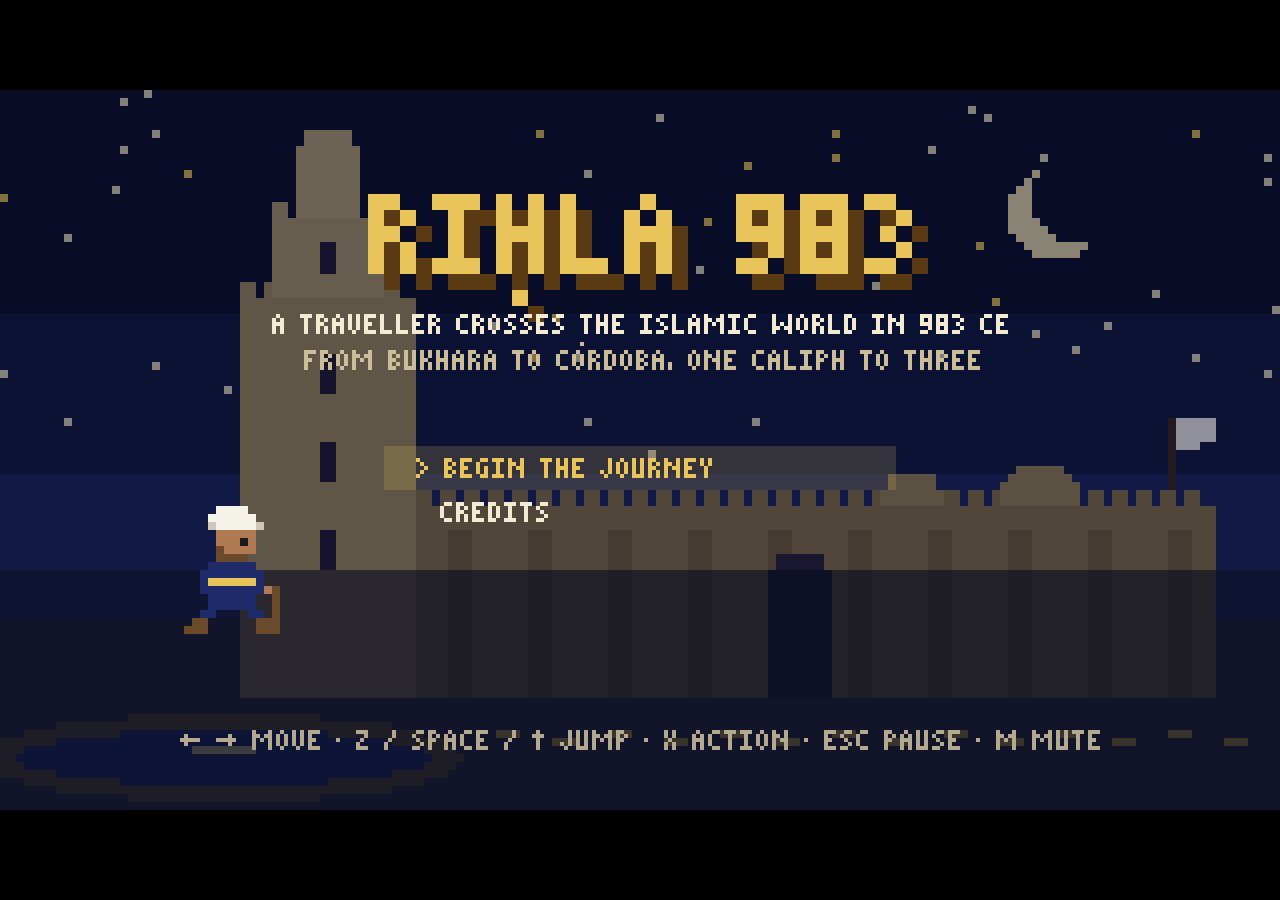
<file: index.html>
<!doctype html>
<html lang="en">
<head>
<meta charset="utf-8">
<meta name="viewport" content="width=device-width, initial-scale=1, maximum-scale=1, viewport-fit=cover">
<meta name="mobile-web-app-capable" content="yes">
<meta name="apple-mobile-web-app-capable" content="yes">
<meta name="apple-mobile-web-app-status-bar-style" content="black">
<meta name="theme-color" content="#000000">
<title>Riḥla 983</title>
<meta name="description" content="A pixel-art platformer: a traveller crosses the Islamic world in 983 CE, from Bukhara to Córdoba.">
<link rel="stylesheet" href="style.css">
</head>
<body>
<main id="stage">
  <div id="screen">
    <canvas id="game" width="320" height="180" aria-label="Riḥla 983 game screen"></canvas>
    <div id="ui"></div>
  </div>
</main>
<div id="rotate" role="dialog" aria-modal="true" aria-labelledby="rotate-title">
  <div class="rot-phone" aria-hidden="true"></div>
  <h1 id="rotate-title">Riḥla 983</h1>
  <p>Turn your phone sideways to play.</p>
  <button type="button" id="rotate-skip">Play upright anyway</button>
</div>
<noscript><p class="noscript">Riḥla 983 needs JavaScript to run.</p></noscript>
<script type="module" src="src/main.js"></script>
</body>
</html>
</file>
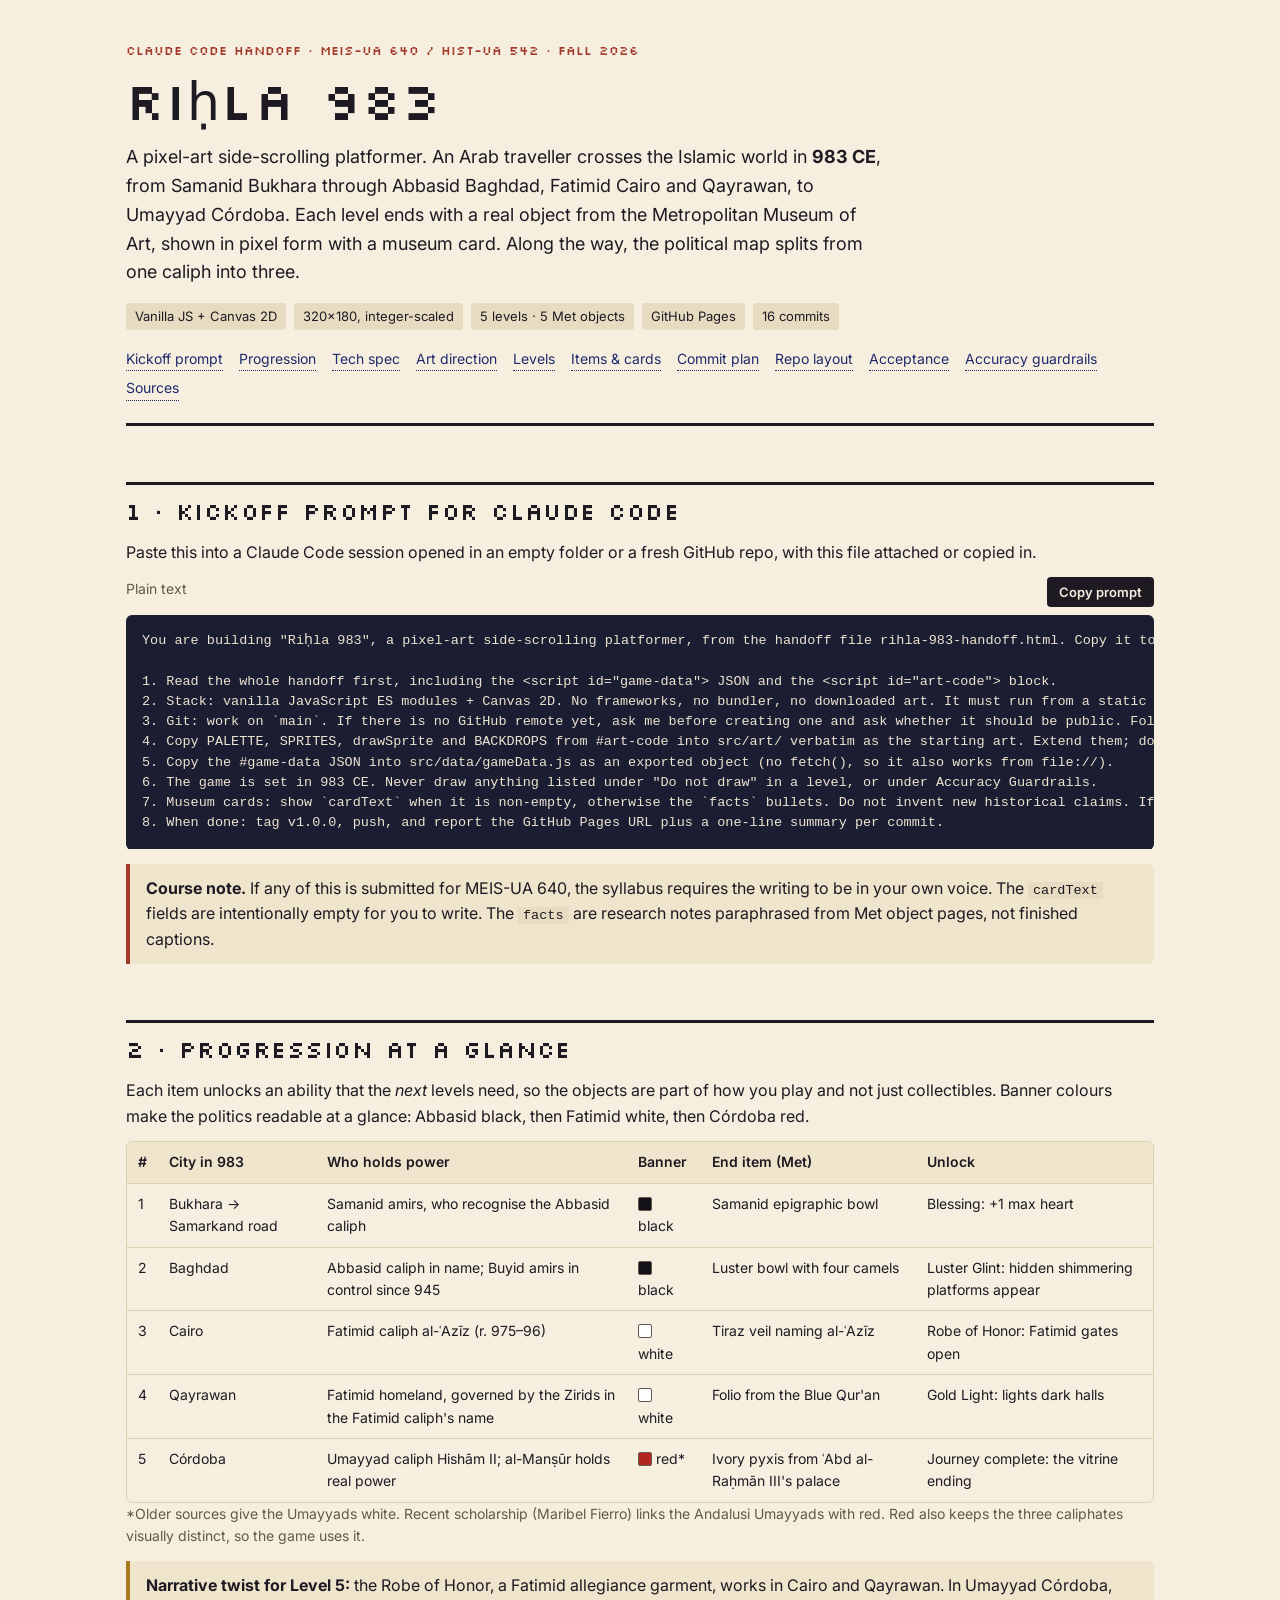
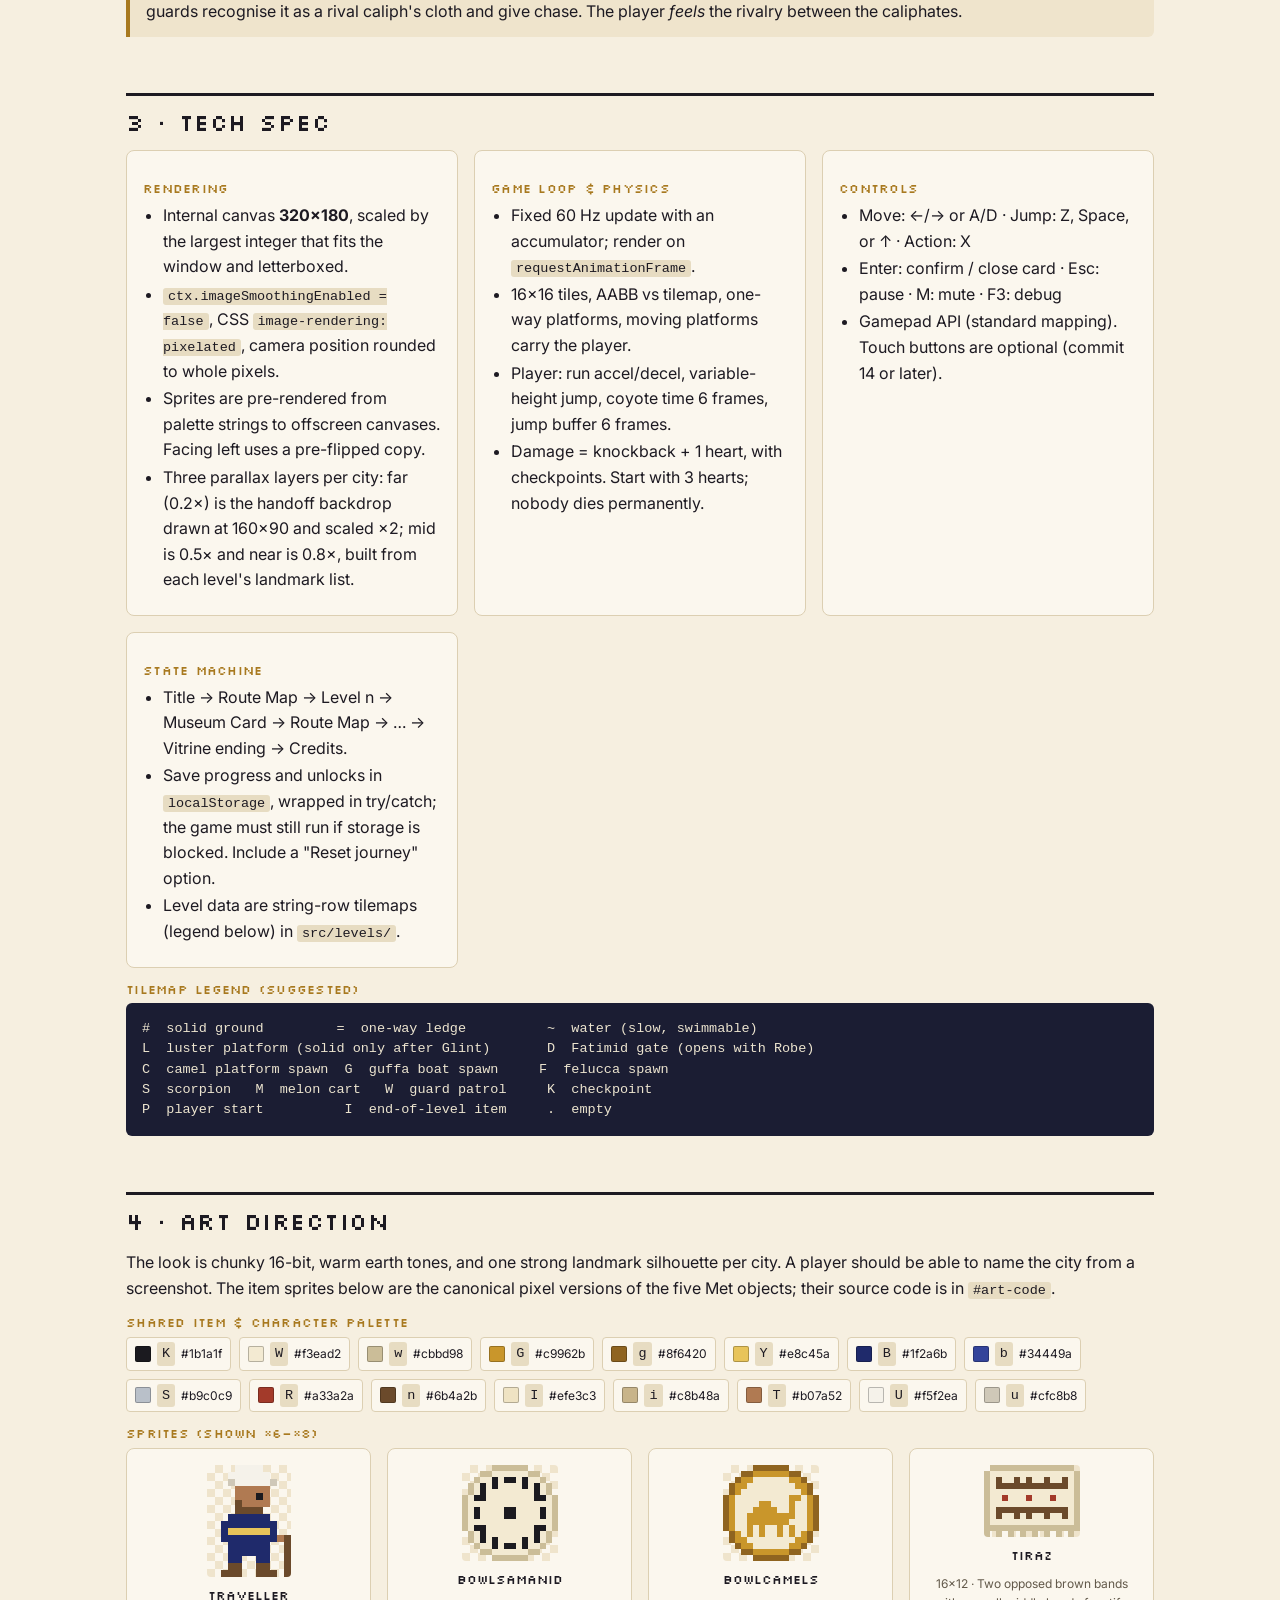
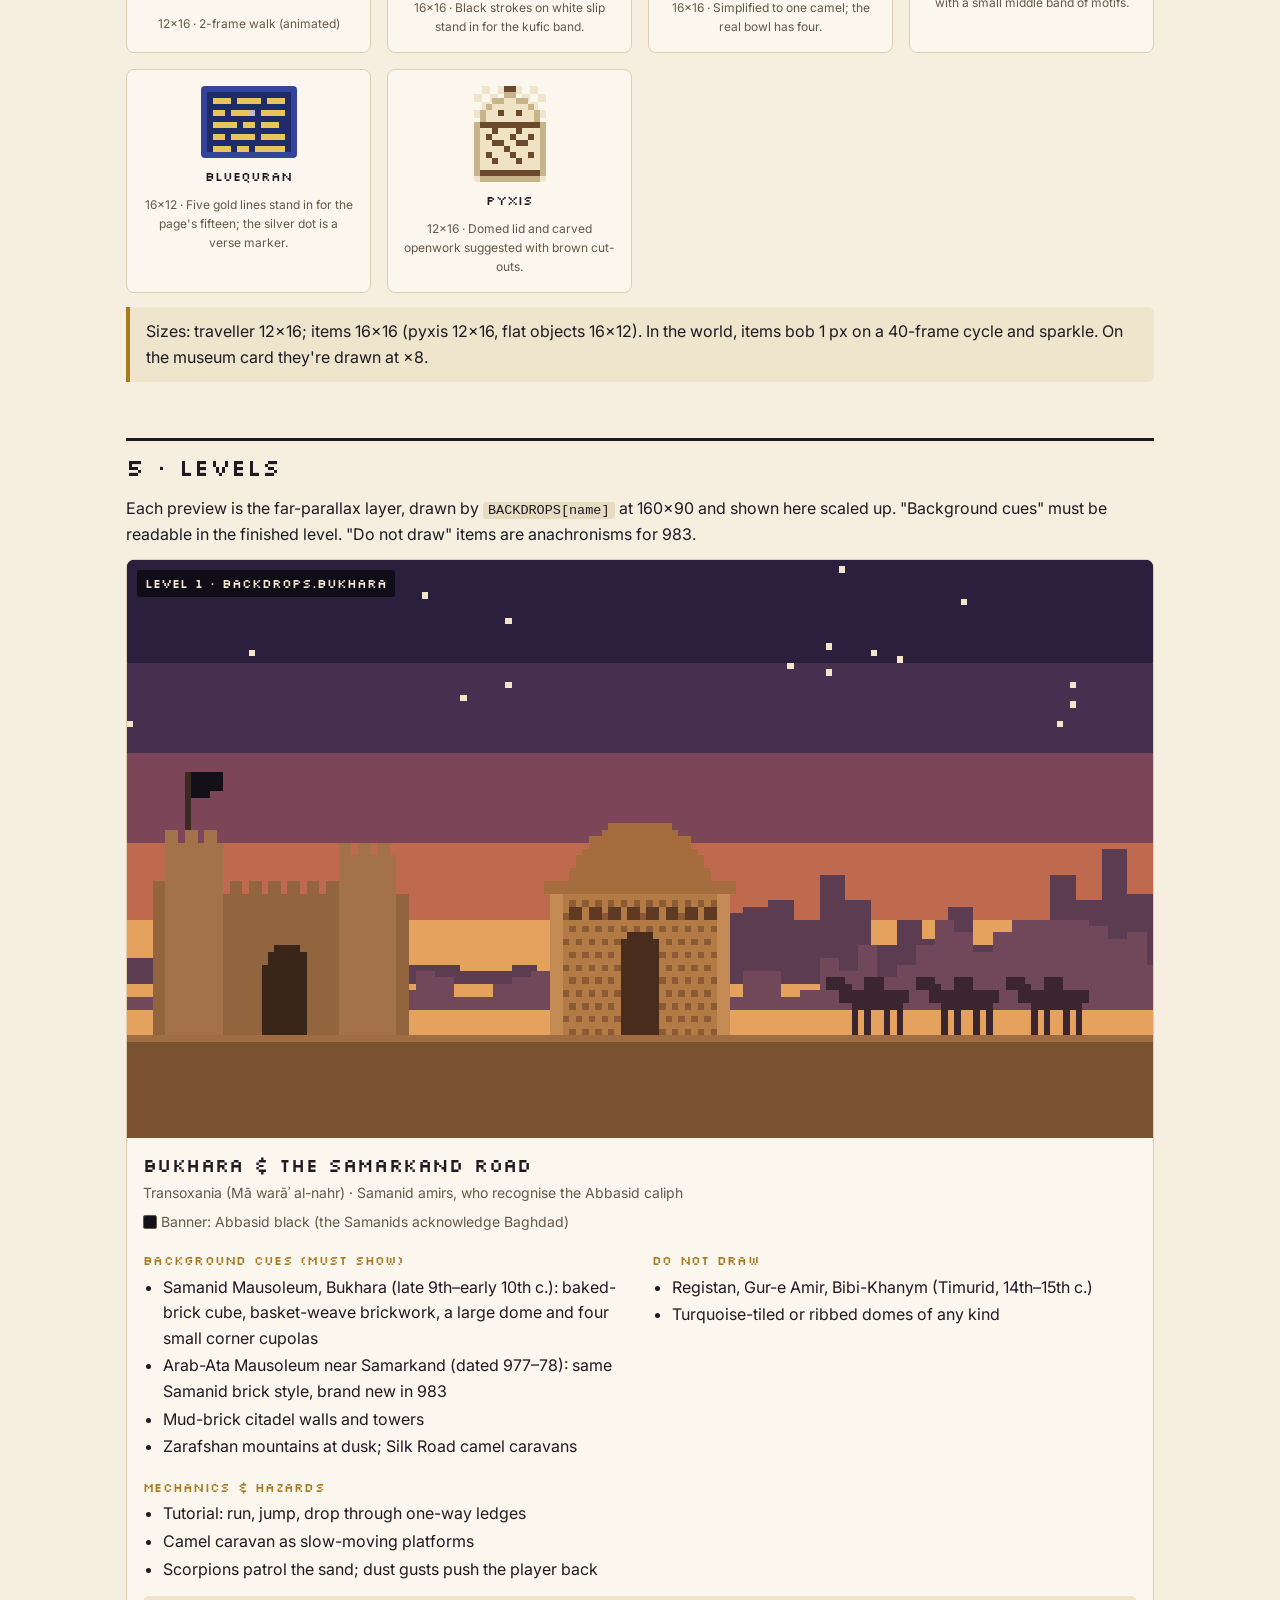
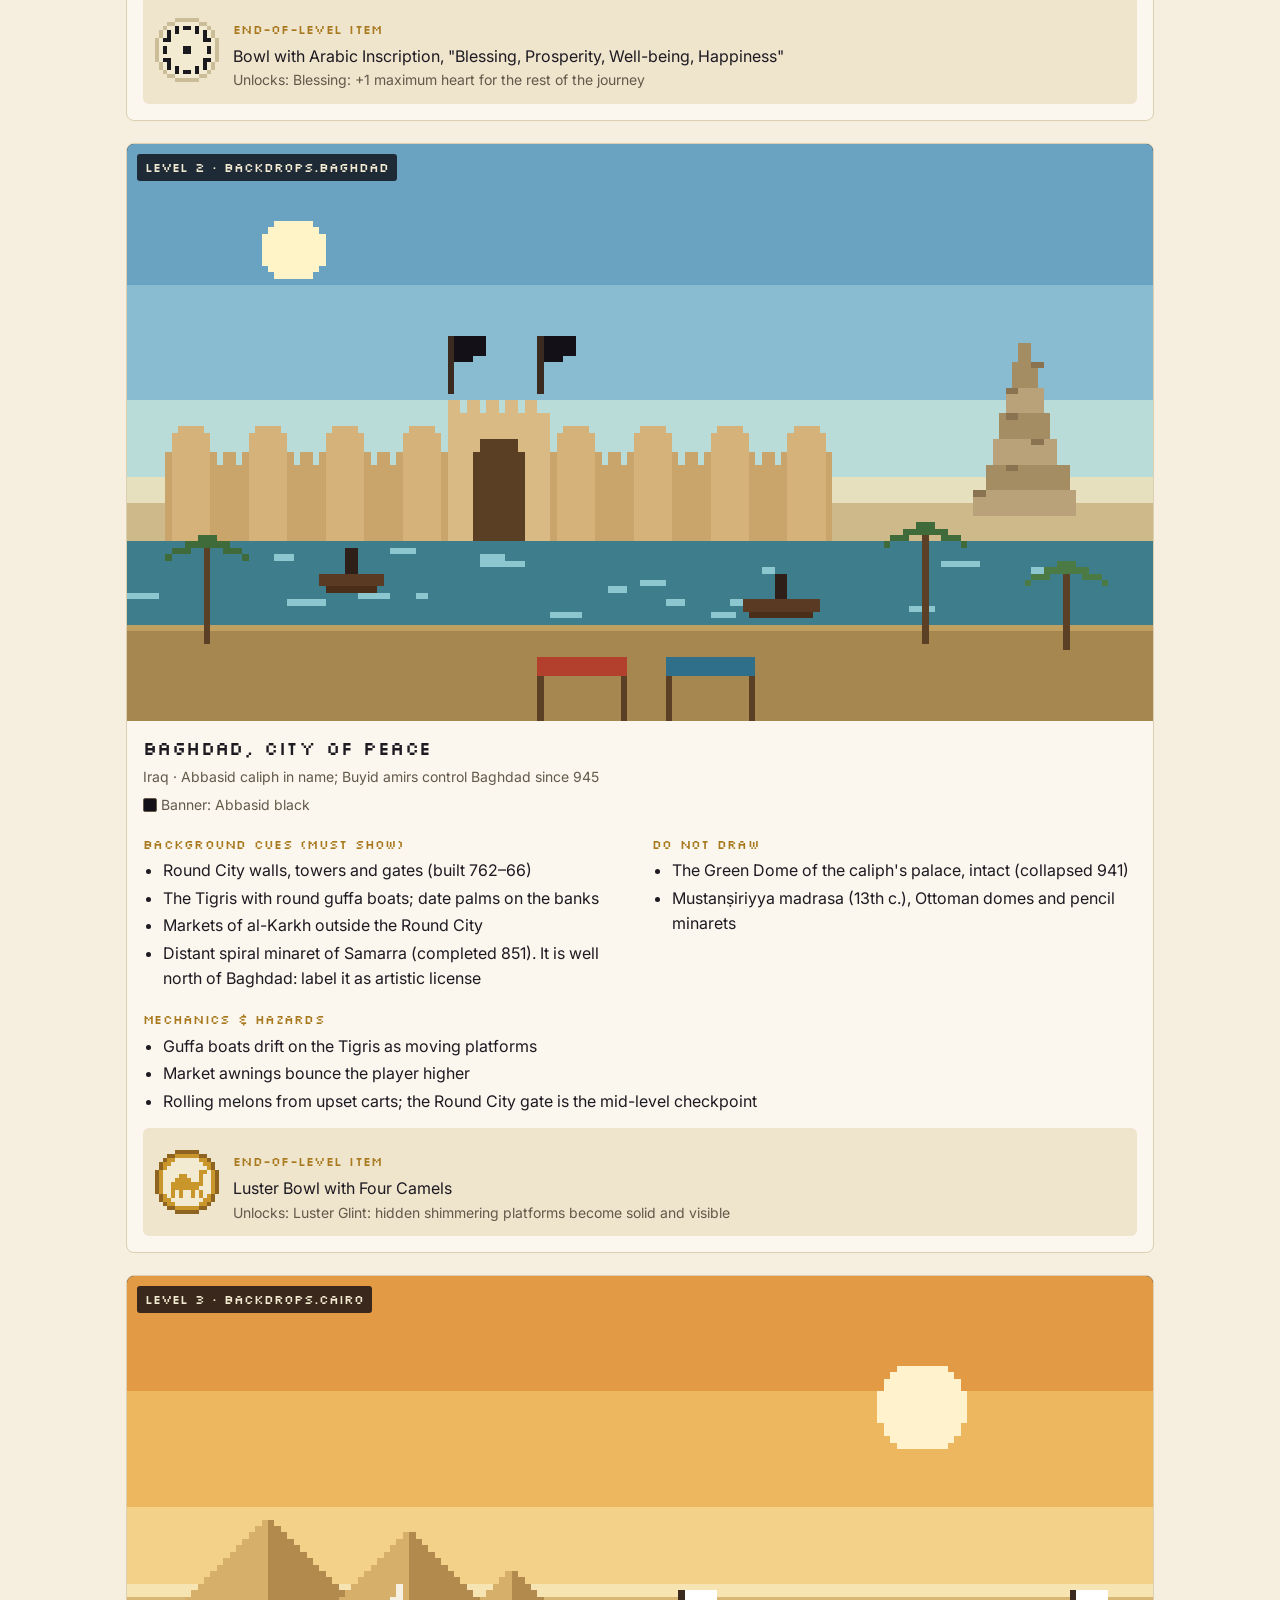
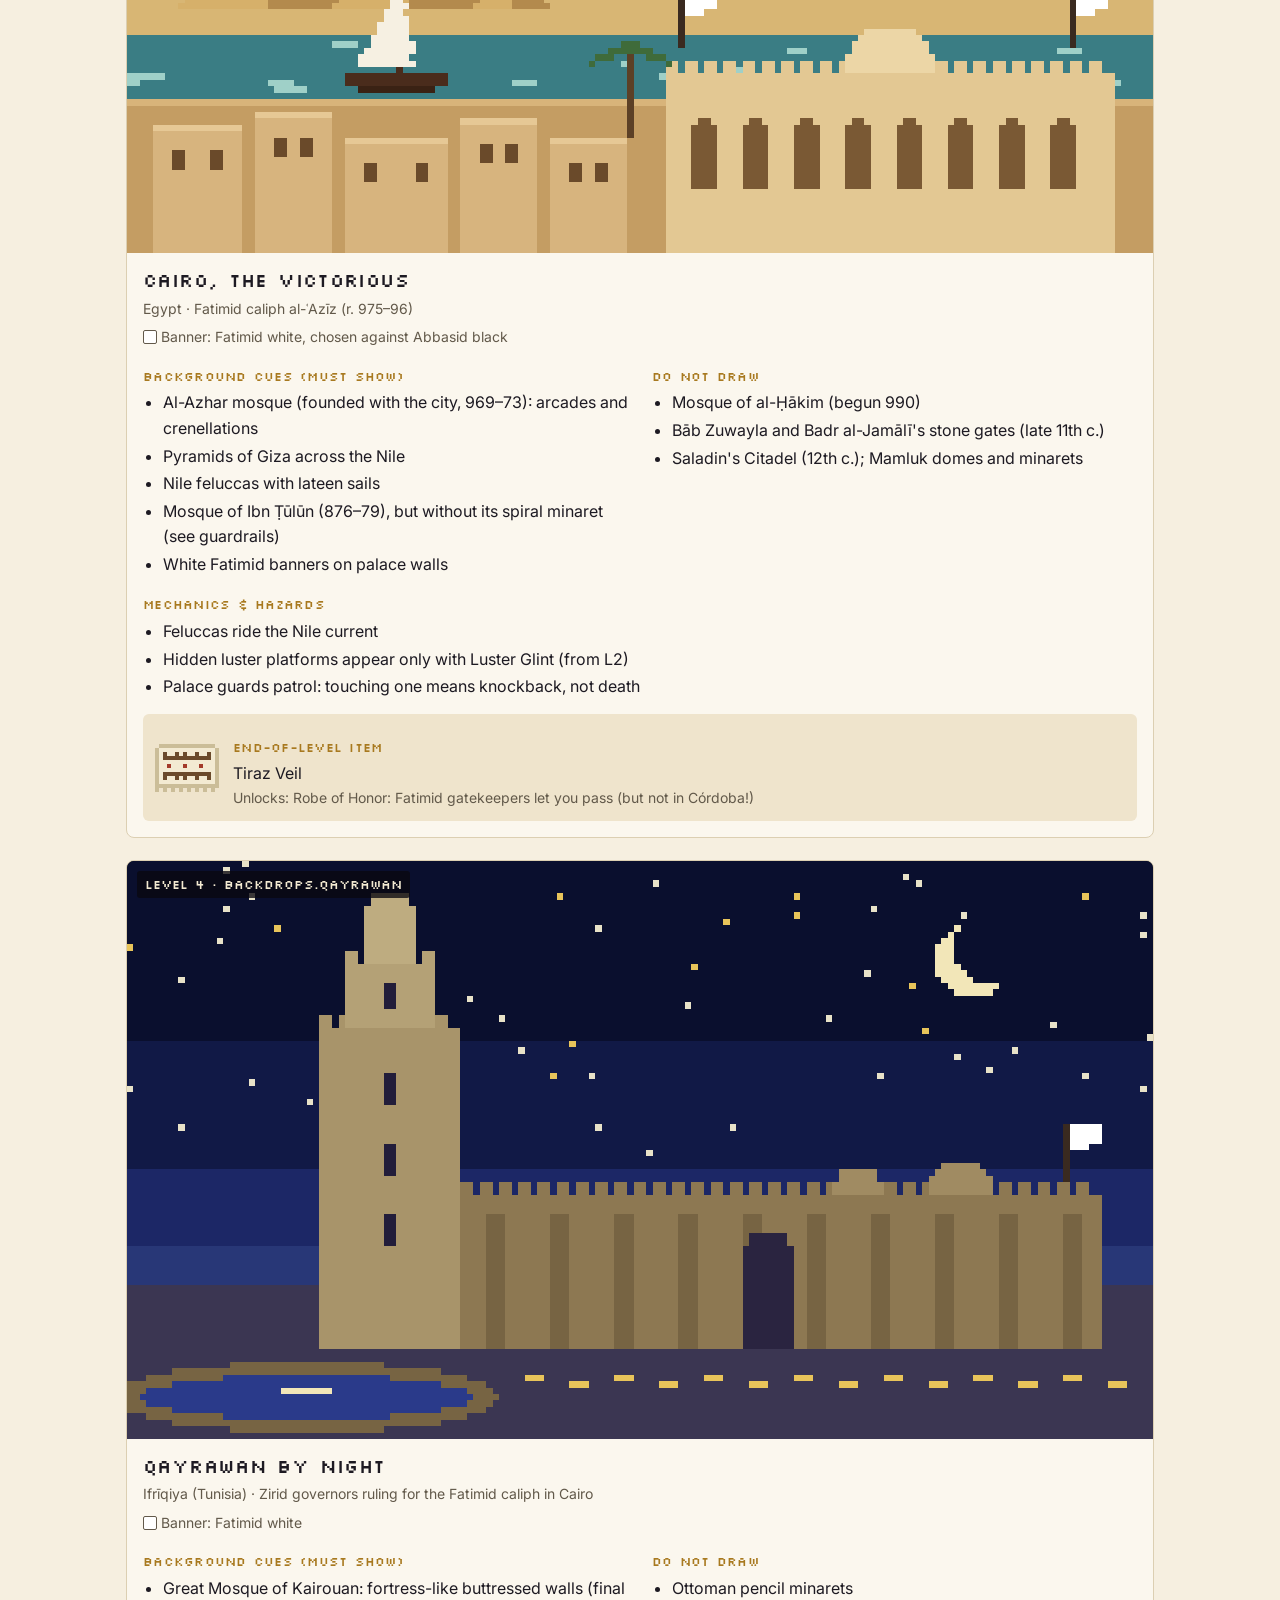
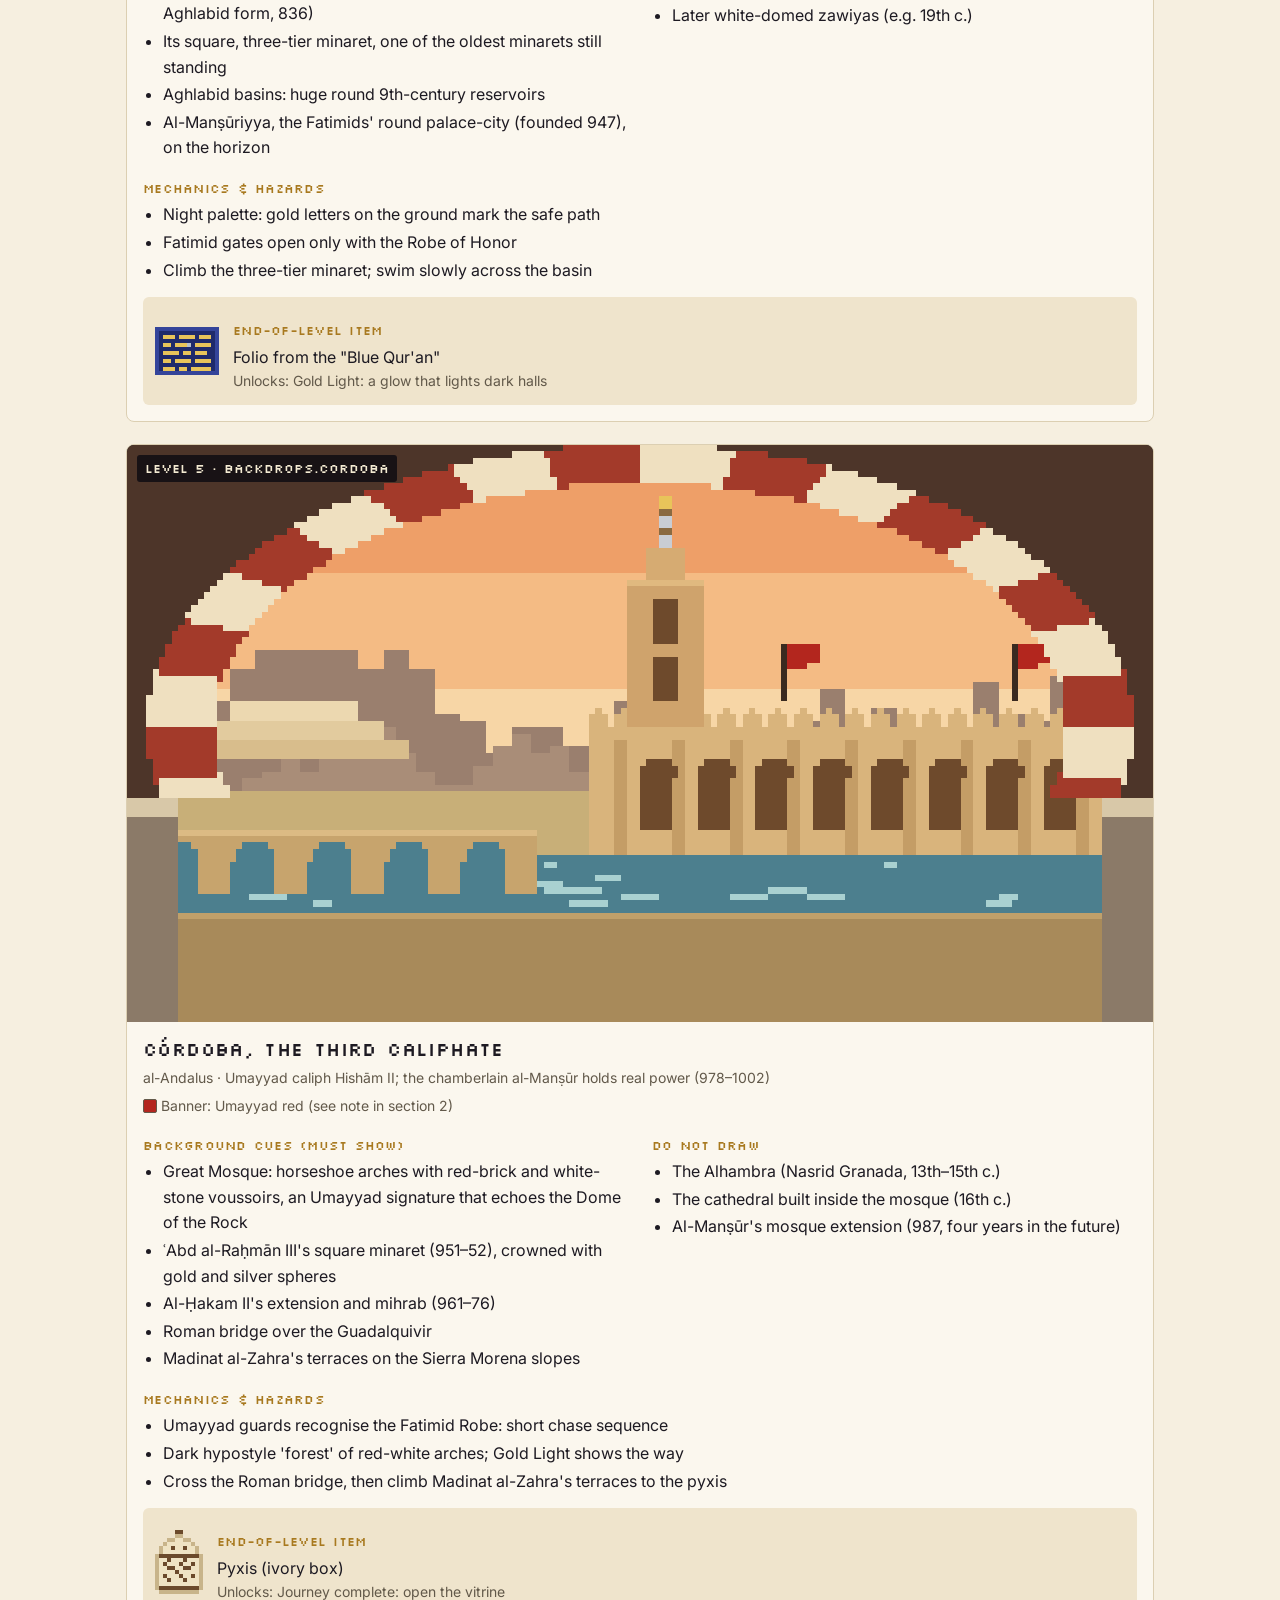
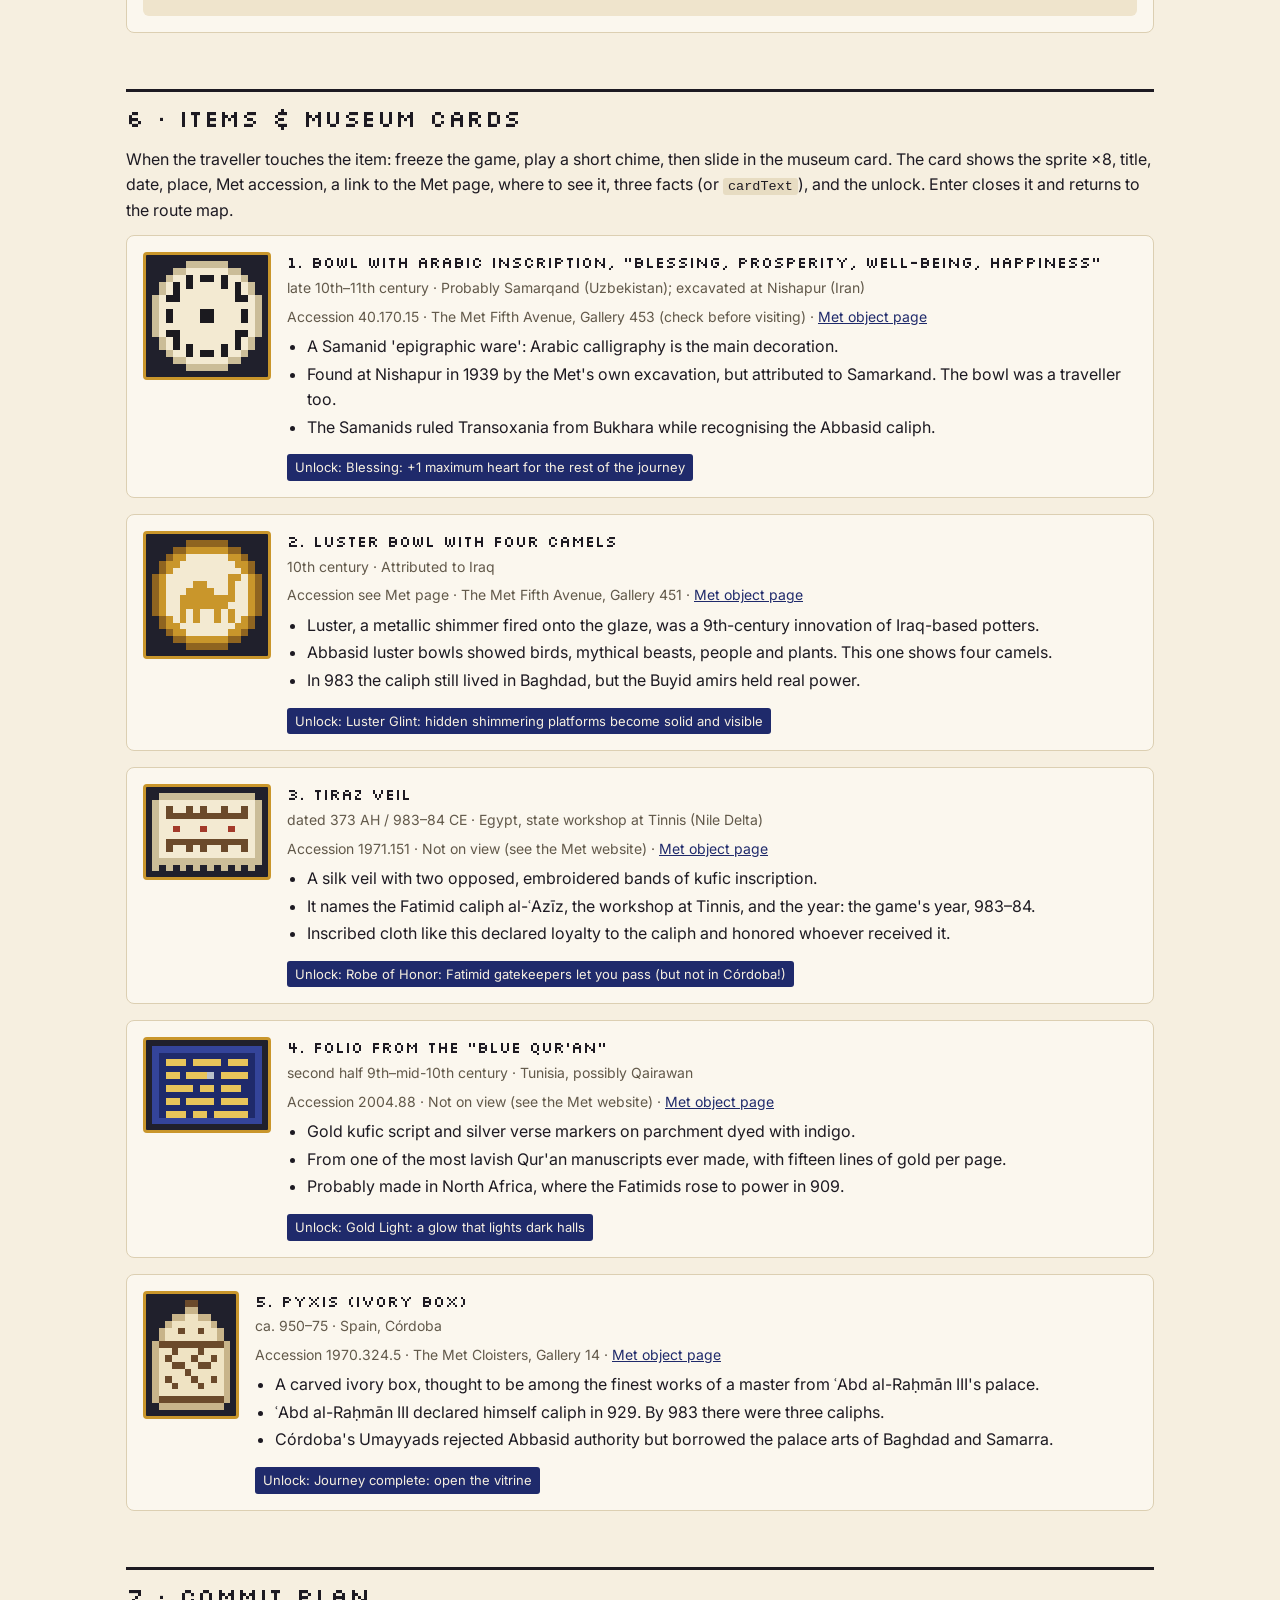
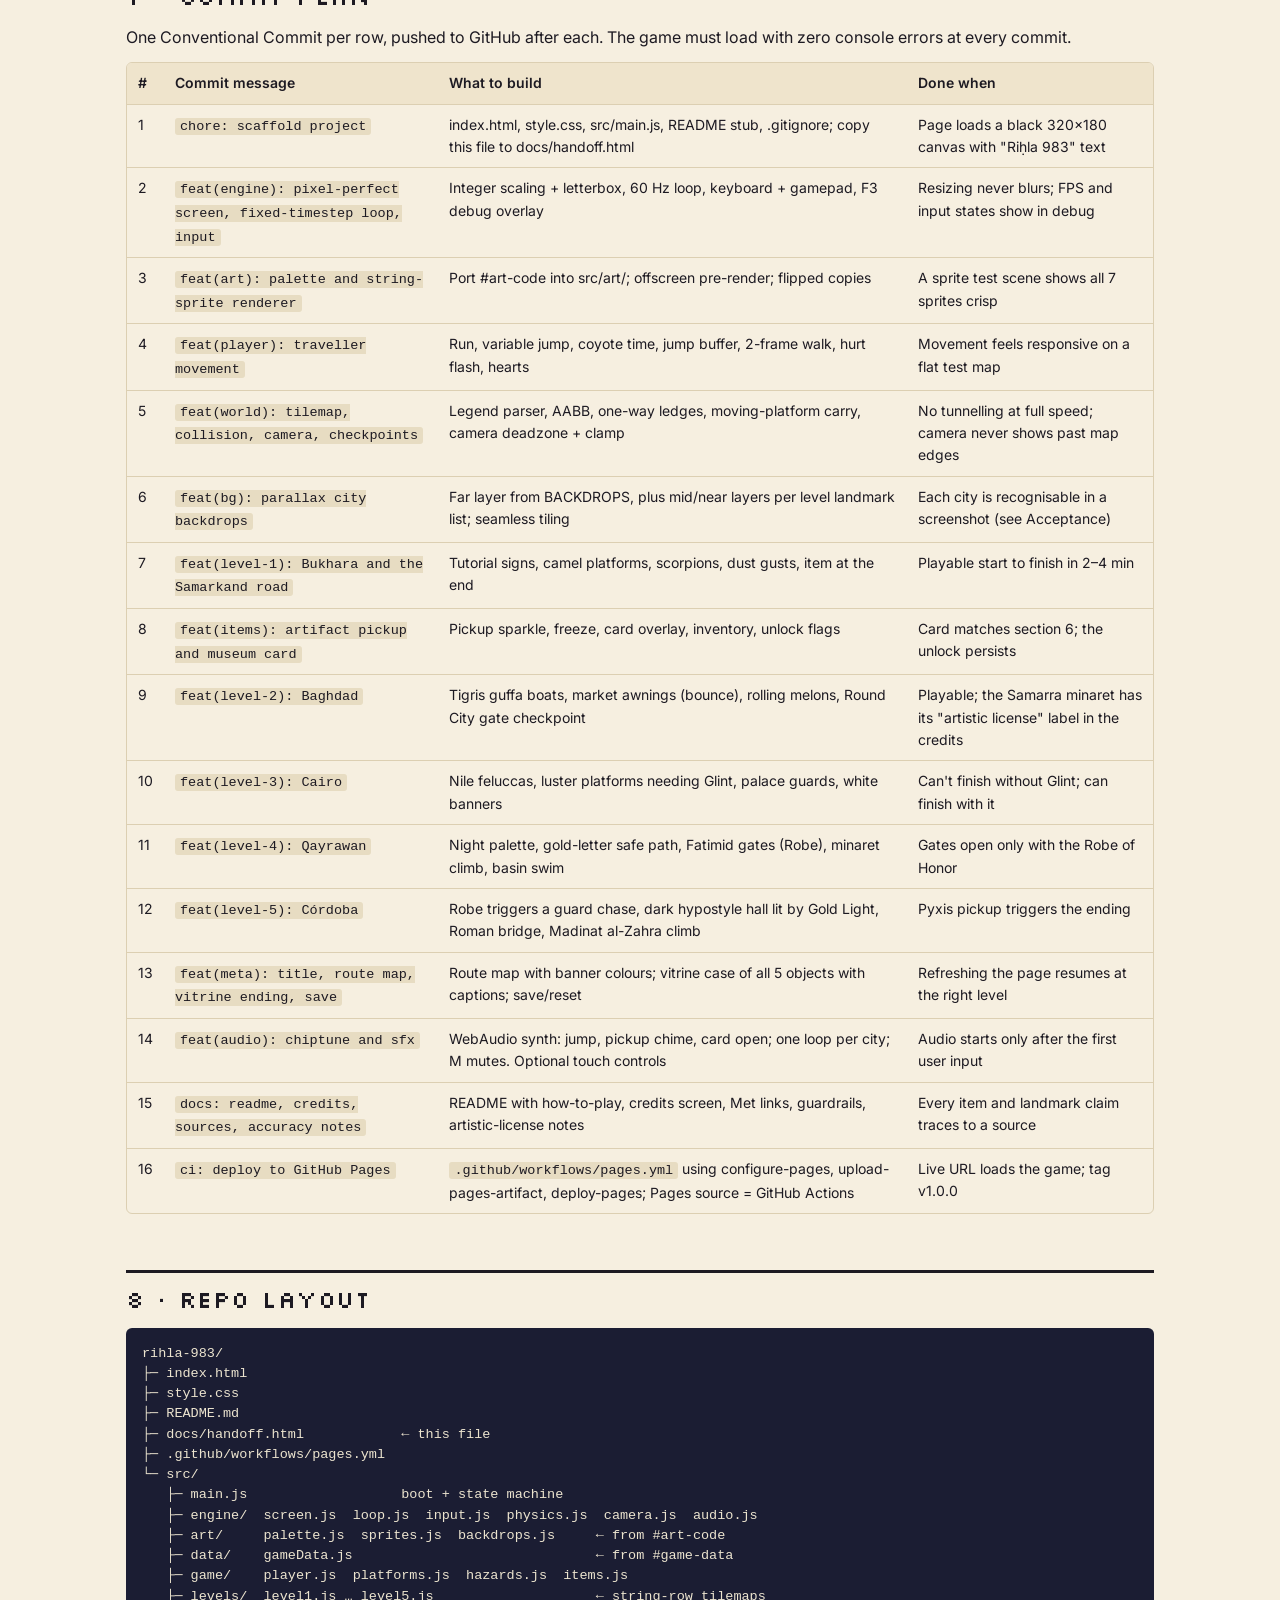
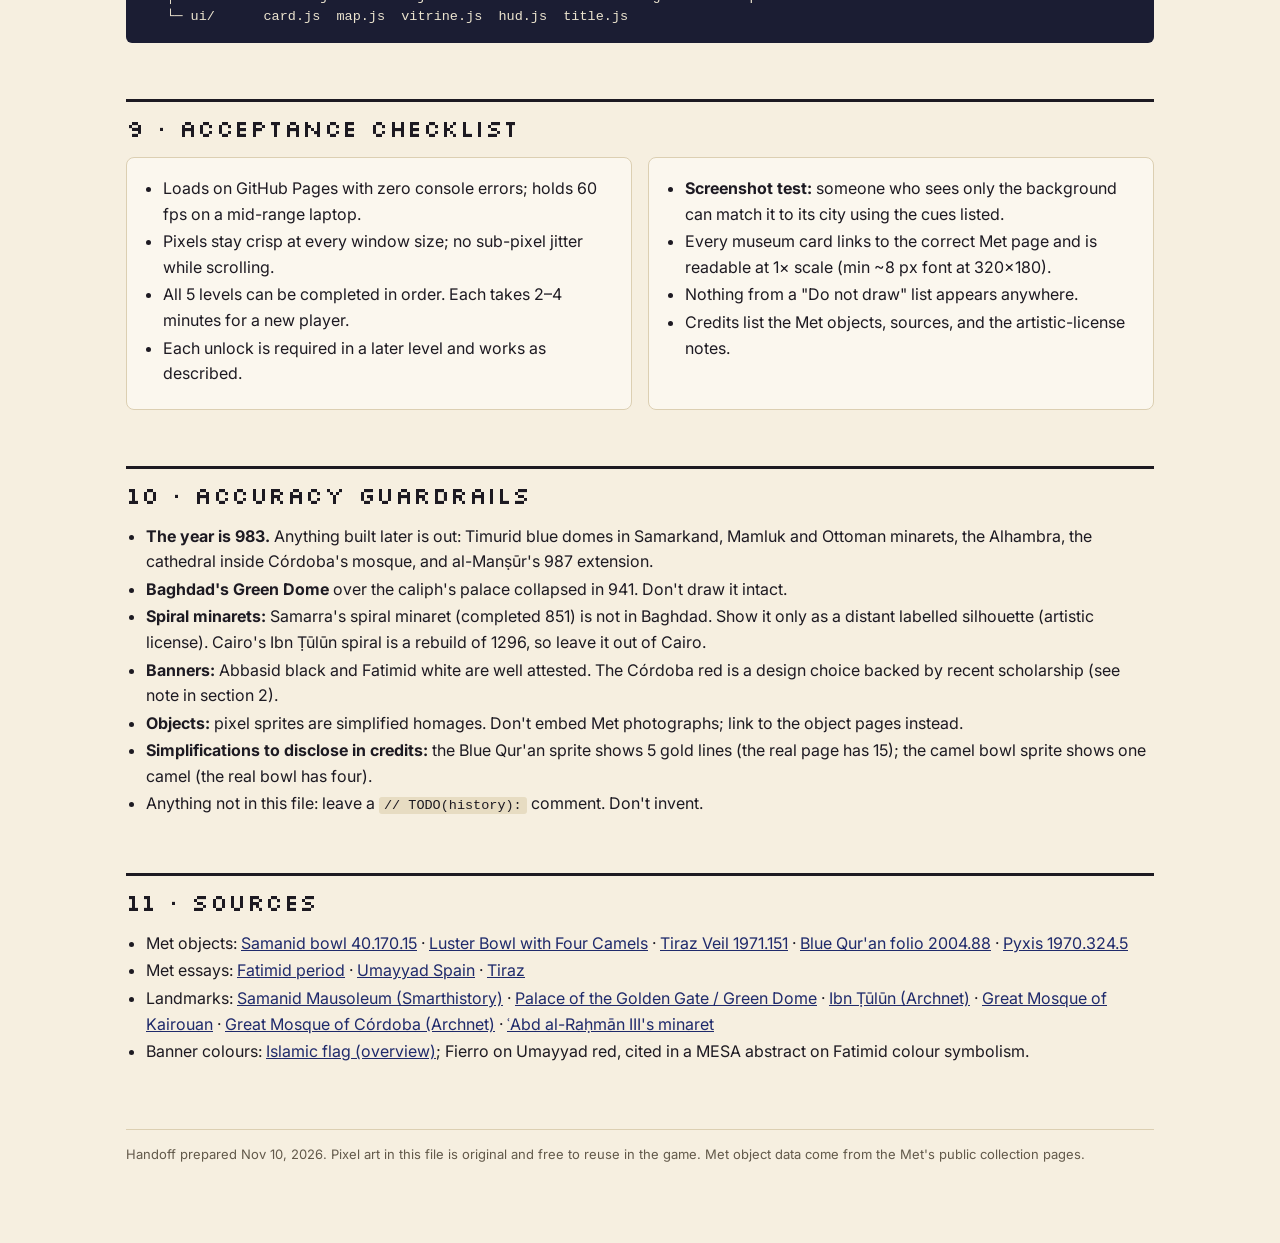
<file: docs/handoff.html>
<!doctype html>
<html lang="en">
<head>
<meta charset="utf-8">
<meta name="viewport" content="width=device-width, initial-scale=1">
<title>Riḥla 983 Handoff</title>
<link rel="preconnect" href="https://fonts.googleapis.com">
<link rel="preconnect" href="https://fonts.gstatic.com" crossorigin>
<link href="https://fonts.googleapis.com/css2?family=Silkscreen:wght@400;700&family=Inter:wght@400;600;700&display=swap" rel="stylesheet">
<style>
:root{
  --paper:#f6efe0; --paper2:#efe4cc; --card:#fbf7ee; --ink:#1d1a22; --muted:#62594a;
  --line:#dccfb2; --indigo:#1f2a6b; --gold:#a8791f; --red:#a33a2a;
  --code-bg:#1b1d33; --code-ink:#ece4cf; --chip:#e7dcc2;
}
@media (prefers-color-scheme: dark){
  :root:not([data-theme="light"]){
    --paper:#14121b; --paper2:#1c1926; --card:#1f1c29; --ink:#ece4d2; --muted:#b3a991;
    --line:#383244; --indigo:#a8b6ff; --gold:#e3b75a; --red:#ea7a66;
    --code-bg:#0d0e1a; --code-ink:#ece4cf; --chip:#2a2636;
  }
}
:root[data-theme="dark"]{
  --paper:#14121b; --paper2:#1c1926; --card:#1f1c29; --ink:#ece4d2; --muted:#b3a991;
  --line:#383244; --indigo:#a8b6ff; --gold:#e3b75a; --red:#ea7a66;
  --code-bg:#0d0e1a; --code-ink:#ece4cf; --chip:#2a2636;
}
*{box-sizing:border-box}
html,body{margin:0}
body{background:var(--paper);color:var(--ink);font:16px/1.6 Inter,system-ui,-apple-system,Segoe UI,sans-serif}
.wrap{max-width:1060px;margin:0 auto;padding:0 16px 96px}
h1,h2,h3,h4{font-family:Silkscreen,ui-monospace,monospace;font-weight:400;line-height:1.2;letter-spacing:.02em}
h1{font-size:clamp(30px,6vw,52px);margin:0}
h2{font-size:24px;margin:56px 0 14px;padding-top:12px;border-top:3px solid var(--ink)}
h3{font-size:19px;margin:0 0 6px}
h4{font-size:13px;margin:14px 0 6px;color:var(--gold);text-transform:uppercase}
p{margin:0 0 12px}
a{color:var(--indigo)}
code,pre{font-family:ui-monospace,SFMono-Regular,Menlo,Consolas,monospace;font-size:13.5px}
code{background:var(--chip);padding:1px 5px;border-radius:3px}
pre{background:var(--code-bg);color:var(--code-ink);padding:16px;border-radius:6px;overflow:auto;line-height:1.5;margin:0}
.px{image-rendering:crisp-edges;image-rendering:pixelated}
header.hero{padding:40px 0 22px;border-bottom:3px solid var(--ink)}
.kicker{font-family:Silkscreen,monospace;color:var(--red);font-size:13px;margin-bottom:8px}
.lede{font-size:18px;max-width:760px;margin-top:12px}
.chips{display:flex;flex-wrap:wrap;gap:8px;margin-top:16px}
.chip{background:var(--chip);border-radius:3px;padding:3px 9px;font-size:13px}
nav.toc{display:flex;flex-wrap:wrap;gap:6px 16px;margin:18px 0 0;font-size:14px}
nav.toc a{text-decoration:none;border-bottom:1px dotted var(--indigo)}
.callout{border-left:4px solid var(--gold);background:var(--paper2);padding:12px 16px;border-radius:0 6px 6px 0;margin:14px 0}
.callout.red{border-color:var(--red)}
.copy-row{display:flex;justify-content:space-between;align-items:center;margin:8px 0}
button{font:600 13px Inter,system-ui,sans-serif;background:var(--ink);color:var(--paper);border:0;border-radius:4px;padding:7px 12px;cursor:pointer}
.tablewrap{overflow-x:auto;border:1px solid var(--line);border-radius:6px}
table{border-collapse:collapse;width:100%;font-size:14px;min-width:640px}
th,td{text-align:left;padding:9px 11px;border-bottom:1px solid var(--line);vertical-align:top}
th{background:var(--paper2);font-weight:600}
tr:last-child td{border-bottom:0}
.swatch{display:inline-block;width:14px;height:14px;border:1px solid var(--muted);vertical-align:-2px;border-radius:2px}
.grid{display:grid;gap:16px}
.g2{grid-template-columns:repeat(auto-fit,minmax(280px,1fr))}
.g3{grid-template-columns:repeat(auto-fit,minmax(200px,1fr))}
.card{background:var(--card);border:1px solid var(--line);border-radius:8px;padding:16px}
.sprite-tile{display:flex;flex-direction:column;align-items:center;gap:8px;text-align:center}
.sprite-tile canvas{background:repeating-conic-gradient(var(--paper2) 0 25%,transparent 0 50%) 0 0/16px 16px;border-radius:4px}
.sprite-tile .name{font-family:Silkscreen,monospace;font-size:13px}
.sprite-tile .sub{font-size:12px;color:var(--muted)}
.palette{display:flex;flex-wrap:wrap;gap:8px}
.pal{display:flex;align-items:center;gap:6px;font-size:12px;background:var(--card);border:1px solid var(--line);border-radius:4px;padding:4px 8px}
.pal i{display:inline-block;width:16px;height:16px;border-radius:2px;border:1px solid rgba(0,0,0,.25)}
article.level{background:var(--card);border:1px solid var(--line);border-radius:8px;overflow:hidden;margin:0 0 22px}
.bd{position:relative;background:#000}
.bd canvas{display:block;width:100%;height:auto;aspect-ratio:16/9}
.bd .tag{position:absolute;top:10px;left:10px;font-family:Silkscreen,monospace;font-size:13px;background:rgba(10,8,16,.78);color:#f3ead2;padding:3px 8px;border-radius:3px}
.lv-body{padding:16px}
.meta{color:var(--muted);font-size:14px;margin:0 0 6px}
.cols{display:grid;grid-template-columns:repeat(auto-fit,minmax(260px,1fr));gap:4px 24px}
ul{margin:0 0 6px;padding-left:20px}
li{margin:2px 0}
.item-mini{display:flex;gap:14px;align-items:center;background:var(--paper2);border-radius:6px;padding:12px;margin-top:14px}
.item-mini p{margin:0}
.museum-card{display:grid;grid-template-columns:auto 1fr;gap:16px;align-items:start}
.museum-card canvas{background:#20202c;border:3px solid #c9962b;border-radius:4px;padding:6px}
@media (max-width:560px){.museum-card{grid-template-columns:1fr}}
.museum-card .t{font-family:Silkscreen,monospace;font-size:16px;line-height:1.3;margin-bottom:4px}
.unlock{display:inline-block;margin-top:8px;font-size:13px;background:var(--indigo);color:var(--paper);padding:3px 8px;border-radius:3px}
footer{margin-top:64px;color:var(--muted);font-size:13px;border-top:1px solid var(--line);padding-top:14px}
</style>
</head>
<body>
<div class="wrap">

<header class="hero">
  <div class="kicker">Claude Code handoff · MEIS-UA 640 / HIST-UA 542 · Fall 2026</div>
  <h1>Riḥla 983</h1>
  <p class="lede">A pixel-art side-scrolling platformer. An Arab traveller crosses the Islamic world in <strong>983 CE</strong>, from Samanid Bukhara through Abbasid Baghdad, Fatimid Cairo and Qayrawan, to Umayyad Córdoba. Each level ends with a real object from the Metropolitan Museum of Art, shown in pixel form with a museum card. Along the way, the political map splits from one caliph into three.</p>
  <div class="chips">
    <span class="chip">Vanilla JS + Canvas 2D</span><span class="chip">320×180, integer-scaled</span>
    <span class="chip">5 levels · 5 Met objects</span><span class="chip">GitHub Pages</span><span class="chip">16 commits</span>
  </div>
  <nav class="toc">
    <a href="#kickoff">Kickoff prompt</a><a href="#progression">Progression</a><a href="#stack">Tech spec</a>
    <a href="#art">Art direction</a><a href="#levels">Levels</a><a href="#items">Items &amp; cards</a>
    <a href="#commits">Commit plan</a><a href="#repo">Repo layout</a><a href="#accept">Acceptance</a>
    <a href="#accuracy">Accuracy guardrails</a><a href="#sources">Sources</a>
  </nav>
</header>

<h2 id="kickoff">1 · Kickoff prompt for Claude Code</h2>
<p>Paste this into a Claude Code session opened in an empty folder or a fresh GitHub repo, with this file attached or copied in.</p>
<div class="copy-row"><span class="meta">Plain text</span><button id="copyBtn" type="button">Copy prompt</button></div>
<pre id="kickoffText">You are building "Riḥla 983", a pixel-art side-scrolling platformer, from the handoff file rihla-983-handoff.html. Copy it to docs/handoff.html in the repo.

1. Read the whole handoff first, including the &lt;script id="game-data"&gt; JSON and the &lt;script id="art-code"&gt; block.
2. Stack: vanilla JavaScript ES modules + Canvas 2D. No frameworks, no bundler, no downloaded art. It must run from a static server and on GitHub Pages.
3. Git: work on `main`. If there is no GitHub remote yet, ask me before creating one and ask whether it should be public. Follow the Commit Plan table in order, one commit per row, using the exact Conventional Commit message. Before every commit, serve the game locally (python3 -m http.server), open it, and fix all console errors. Push after every commit.
4. Copy PALETTE, SPRITES, drawSprite and BACKDROPS from #art-code into src/art/ verbatim as the starting art. Extend them; don't replace them.
5. Copy the #game-data JSON into src/data/gameData.js as an exported object (no fetch(), so it also works from file://).
6. The game is set in 983 CE. Never draw anything listed under "Do not draw" in a level, or under Accuracy Guardrails.
7. Museum cards: show `cardText` when it is non-empty, otherwise the `facts` bullets. Do not invent new historical claims. If a level needs one, leave a TODO comment for me.
8. When done: tag v1.0.0, push, and report the GitHub Pages URL plus a one-line summary per commit.</pre>
<div class="callout red"><strong>Course note.</strong> If any of this is submitted for MEIS-UA 640, the syllabus requires the writing to be in your own voice. The <code>cardText</code> fields are intentionally empty for you to write. The <code>facts</code> are research notes paraphrased from Met object pages, not finished captions.</div>

<h2 id="progression">2 · Progression at a glance</h2>
<p>Each item unlocks an ability that the <em>next</em> levels need, so the objects are part of how you play and not just collectibles. Banner colours make the politics readable at a glance: Abbasid black, then Fatimid white, then Córdoba red.</p>
<div class="tablewrap"><table>
<thead><tr><th>#</th><th>City in 983</th><th>Who holds power</th><th>Banner</th><th>End item (Met)</th><th>Unlock</th></tr></thead>
<tbody>
<tr><td>1</td><td>Bukhara → Samarkand road</td><td>Samanid amirs, who recognise the Abbasid caliph</td><td><span class="swatch" style="background:#141018"></span> black</td><td>Samanid epigraphic bowl</td><td>Blessing: +1 max heart</td></tr>
<tr><td>2</td><td>Baghdad</td><td>Abbasid caliph in name; Buyid amirs in control since 945</td><td><span class="swatch" style="background:#141018"></span> black</td><td>Luster bowl with four camels</td><td>Luster Glint: hidden shimmering platforms appear</td></tr>
<tr><td>3</td><td>Cairo</td><td>Fatimid caliph al-ʿAzīz (r. 975–96)</td><td><span class="swatch" style="background:#ffffff"></span> white</td><td>Tiraz veil naming al-ʿAzīz</td><td>Robe of Honor: Fatimid gates open</td></tr>
<tr><td>4</td><td>Qayrawan</td><td>Fatimid homeland, governed by the Zirids in the Fatimid caliph's name</td><td><span class="swatch" style="background:#ffffff"></span> white</td><td>Folio from the Blue Qur'an</td><td>Gold Light: lights dark halls</td></tr>
<tr><td>5</td><td>Córdoba</td><td>Umayyad caliph Hishām II; al-Manṣūr holds real power</td><td><span class="swatch" style="background:#b3261e"></span> red*</td><td>Ivory pyxis from ʿAbd al-Raḥmān III's palace</td><td>Journey complete: the vitrine ending</td></tr>
</tbody></table></div>
<p class="meta">*Older sources give the Umayyads white. Recent scholarship (Maribel Fierro) links the Andalusi Umayyads with red. Red also keeps the three caliphates visually distinct, so the game uses it.</p>
<div class="callout"><strong>Narrative twist for Level 5:</strong> the Robe of Honor, a Fatimid allegiance garment, works in Cairo and Qayrawan. In Umayyad Córdoba, guards recognise it as a rival caliph's cloth and give chase. The player <em>feels</em> the rivalry between the caliphates.</div>

<h2 id="stack">3 · Tech spec</h2>
<div class="grid g2">
  <div class="card">
    <h4>Rendering</h4>
    <ul>
      <li>Internal canvas <strong>320×180</strong>, scaled by the largest integer that fits the window and letterboxed.</li>
      <li><code>ctx.imageSmoothingEnabled = false</code>, CSS <code>image-rendering: pixelated</code>, camera position rounded to whole pixels.</li>
      <li>Sprites are pre-rendered from palette strings to offscreen canvases. Facing left uses a pre-flipped copy.</li>
      <li>Three parallax layers per city: far (0.2×) is the handoff backdrop drawn at 160×90 and scaled ×2; mid is 0.5× and near is 0.8×, built from each level's landmark list.</li>
    </ul>
  </div>
  <div class="card">
    <h4>Game loop &amp; physics</h4>
    <ul>
      <li>Fixed 60 Hz update with an accumulator; render on <code>requestAnimationFrame</code>.</li>
      <li>16×16 tiles, AABB vs tilemap, one-way platforms, moving platforms carry the player.</li>
      <li>Player: run accel/decel, variable-height jump, coyote time 6 frames, jump buffer 6 frames.</li>
      <li>Damage = knockback + 1 heart, with checkpoints. Start with 3 hearts; nobody dies permanently.</li>
    </ul>
  </div>
  <div class="card">
    <h4>Controls</h4>
    <ul>
      <li>Move: ←/→ or A/D · Jump: Z, Space, or ↑ · Action: X</li>
      <li>Enter: confirm / close card · Esc: pause · M: mute · F3: debug</li>
      <li>Gamepad API (standard mapping). Touch buttons are optional (commit 14 or later).</li>
    </ul>
  </div>
  <div class="card">
    <h4>State machine</h4>
    <ul>
      <li>Title → Route Map → Level n → Museum Card → Route Map → … → Vitrine ending → Credits.</li>
      <li>Save progress and unlocks in <code>localStorage</code>, wrapped in try/catch; the game must still run if storage is blocked. Include a "Reset journey" option.</li>
      <li>Level data are string-row tilemaps (legend below) in <code>src/levels/</code>.</li>
    </ul>
  </div>
</div>
<h4>Tilemap legend (suggested)</h4>
<pre>#  solid ground         =  one-way ledge          ~  water (slow, swimmable)
L  luster platform (solid only after Glint)       D  Fatimid gate (opens with Robe)
C  camel platform spawn  G  guffa boat spawn     F  felucca spawn
S  scorpion   M  melon cart   W  guard patrol     K  checkpoint
P  player start          I  end-of-level item     .  empty</pre>

<h2 id="art">4 · Art direction</h2>
<p>The look is chunky 16-bit, warm earth tones, and one strong landmark silhouette per city. A player should be able to name the city from a screenshot. The item sprites below are the canonical pixel versions of the five Met objects; their source code is in <code>#art-code</code>.</p>
<h4>Shared item &amp; character palette</h4>
<div class="palette" id="palette"></div>
<h4>Sprites (shown ×6–×8)</h4>
<div class="grid g3" id="sprites"></div>
<div class="callout">Sizes: traveller 12×16; items 16×16 (pyxis 12×16, flat objects 16×12). In the world, items bob 1 px on a 40-frame cycle and sparkle. On the museum card they're drawn at ×8.</div>

<h2 id="levels">5 · Levels</h2>
<p>Each preview is the far-parallax layer, drawn by <code>BACKDROPS[name]</code> at 160×90 and shown here scaled up. "Background cues" must be readable in the finished level. "Do not draw" items are anachronisms for 983.</p>
<div id="level-cards"></div>

<h2 id="items">6 · Items &amp; museum cards</h2>
<p>When the traveller touches the item: freeze the game, play a short chime, then slide in the museum card. The card shows the sprite ×8, title, date, place, Met accession, a link to the Met page, where to see it, three facts (or <code>cardText</code>), and the unlock. Enter closes it and returns to the route map.</p>
<div class="grid" id="item-cards"></div>

<h2 id="commits">7 · Commit plan</h2>
<p>One Conventional Commit per row, pushed to GitHub after each. The game must load with zero console errors at every commit.</p>
<div class="tablewrap"><table>
<thead><tr><th>#</th><th>Commit message</th><th>What to build</th><th>Done when</th></tr></thead>
<tbody>
<tr><td>1</td><td><code>chore: scaffold project</code></td><td>index.html, style.css, src/main.js, README stub, .gitignore; copy this file to docs/handoff.html</td><td>Page loads a black 320×180 canvas with "Riḥla 983" text</td></tr>
<tr><td>2</td><td><code>feat(engine): pixel-perfect screen, fixed-timestep loop, input</code></td><td>Integer scaling + letterbox, 60 Hz loop, keyboard + gamepad, F3 debug overlay</td><td>Resizing never blurs; FPS and input states show in debug</td></tr>
<tr><td>3</td><td><code>feat(art): palette and string-sprite renderer</code></td><td>Port #art-code into src/art/; offscreen pre-render; flipped copies</td><td>A sprite test scene shows all 7 sprites crisp</td></tr>
<tr><td>4</td><td><code>feat(player): traveller movement</code></td><td>Run, variable jump, coyote time, jump buffer, 2-frame walk, hurt flash, hearts</td><td>Movement feels responsive on a flat test map</td></tr>
<tr><td>5</td><td><code>feat(world): tilemap, collision, camera, checkpoints</code></td><td>Legend parser, AABB, one-way ledges, moving-platform carry, camera deadzone + clamp</td><td>No tunnelling at full speed; camera never shows past map edges</td></tr>
<tr><td>6</td><td><code>feat(bg): parallax city backdrops</code></td><td>Far layer from BACKDROPS, plus mid/near layers per level landmark list; seamless tiling</td><td>Each city is recognisable in a screenshot (see Acceptance)</td></tr>
<tr><td>7</td><td><code>feat(level-1): Bukhara and the Samarkand road</code></td><td>Tutorial signs, camel platforms, scorpions, dust gusts, item at the end</td><td>Playable start to finish in 2–4 min</td></tr>
<tr><td>8</td><td><code>feat(items): artifact pickup and museum card</code></td><td>Pickup sparkle, freeze, card overlay, inventory, unlock flags</td><td>Card matches section 6; the unlock persists</td></tr>
<tr><td>9</td><td><code>feat(level-2): Baghdad</code></td><td>Tigris guffa boats, market awnings (bounce), rolling melons, Round City gate checkpoint</td><td>Playable; the Samarra minaret has its "artistic license" label in the credits</td></tr>
<tr><td>10</td><td><code>feat(level-3): Cairo</code></td><td>Nile feluccas, luster platforms needing Glint, palace guards, white banners</td><td>Can't finish without Glint; can finish with it</td></tr>
<tr><td>11</td><td><code>feat(level-4): Qayrawan</code></td><td>Night palette, gold-letter safe path, Fatimid gates (Robe), minaret climb, basin swim</td><td>Gates open only with the Robe of Honor</td></tr>
<tr><td>12</td><td><code>feat(level-5): Córdoba</code></td><td>Robe triggers a guard chase, dark hypostyle hall lit by Gold Light, Roman bridge, Madinat al-Zahra climb</td><td>Pyxis pickup triggers the ending</td></tr>
<tr><td>13</td><td><code>feat(meta): title, route map, vitrine ending, save</code></td><td>Route map with banner colours; vitrine case of all 5 objects with captions; save/reset</td><td>Refreshing the page resumes at the right level</td></tr>
<tr><td>14</td><td><code>feat(audio): chiptune and sfx</code></td><td>WebAudio synth: jump, pickup chime, card open; one loop per city; M mutes. Optional touch controls</td><td>Audio starts only after the first user input</td></tr>
<tr><td>15</td><td><code>docs: readme, credits, sources, accuracy notes</code></td><td>README with how-to-play, credits screen, Met links, guardrails, artistic-license notes</td><td>Every item and landmark claim traces to a source</td></tr>
<tr><td>16</td><td><code>ci: deploy to GitHub Pages</code></td><td><code>.github/workflows/pages.yml</code> using configure-pages, upload-pages-artifact, deploy-pages; Pages source = GitHub Actions</td><td>Live URL loads the game; tag v1.0.0</td></tr>
</tbody></table></div>

<h2 id="repo">8 · Repo layout</h2>
<pre>rihla-983/
├─ index.html
├─ style.css
├─ README.md
├─ docs/handoff.html            ← this file
├─ .github/workflows/pages.yml
└─ src/
   ├─ main.js                   boot + state machine
   ├─ engine/  screen.js  loop.js  input.js  physics.js  camera.js  audio.js
   ├─ art/     palette.js  sprites.js  backdrops.js     ← from #art-code
   ├─ data/    gameData.js                              ← from #game-data
   ├─ game/    player.js  platforms.js  hazards.js  items.js
   ├─ levels/  level1.js … level5.js                    ← string-row tilemaps
   └─ ui/      card.js  map.js  vitrine.js  hud.js  title.js</pre>

<h2 id="accept">9 · Acceptance checklist</h2>
<div class="grid g2">
<div class="card"><ul>
  <li>Loads on GitHub Pages with zero console errors; holds 60 fps on a mid-range laptop.</li>
  <li>Pixels stay crisp at every window size; no sub-pixel jitter while scrolling.</li>
  <li>All 5 levels can be completed in order. Each takes 2–4 minutes for a new player.</li>
  <li>Each unlock is required in a later level and works as described.</li>
</ul></div>
<div class="card"><ul>
  <li><strong>Screenshot test:</strong> someone who sees only the background can match it to its city using the cues listed.</li>
  <li>Every museum card links to the correct Met page and is readable at 1× scale (min ~8 px font at 320×180).</li>
  <li>Nothing from a "Do not draw" list appears anywhere.</li>
  <li>Credits list the Met objects, sources, and the artistic-license notes.</li>
</ul></div>
</div>

<h2 id="accuracy">10 · Accuracy guardrails</h2>
<ul>
  <li><strong>The year is 983.</strong> Anything built later is out: Timurid blue domes in Samarkand, Mamluk and Ottoman minarets, the Alhambra, the cathedral inside Córdoba's mosque, and al-Manṣūr's 987 extension.</li>
  <li><strong>Baghdad's Green Dome</strong> over the caliph's palace collapsed in 941. Don't draw it intact.</li>
  <li><strong>Spiral minarets:</strong> Samarra's spiral minaret (completed 851) is not in Baghdad. Show it only as a distant labelled silhouette (artistic license). Cairo's Ibn Ṭūlūn spiral is a rebuild of 1296, so leave it out of Cairo.</li>
  <li><strong>Banners:</strong> Abbasid black and Fatimid white are well attested. The Córdoba red is a design choice backed by recent scholarship (see note in section 2).</li>
  <li><strong>Objects:</strong> pixel sprites are simplified homages. Don't embed Met photographs; link to the object pages instead.</li>
  <li><strong>Simplifications to disclose in credits:</strong> the Blue Qur'an sprite shows 5 gold lines (the real page has 15); the camel bowl sprite shows one camel (the real bowl has four).</li>
  <li>Anything not in this file: leave a <code>// TODO(history):</code> comment. Don't invent.</li>
</ul>

<h2 id="sources">11 · Sources</h2>
<ul>
  <li>Met objects: <a href="https://www.metmuseum.org/toah/works-of-art/40.170.15">Samanid bowl 40.170.15</a> · <a href="https://www.metmuseum.org/art/collection/search/451768">Luster Bowl with Four Camels</a> · <a href="https://www.metmuseum.org/art/collection/search/452271">Tiraz Veil 1971.151</a> · <a href="https://www.metmuseum.org/art/collection/search/454662">Blue Qur'an folio 2004.88</a> · <a href="https://www.metmuseum.org/art/collection/search/471973">Pyxis 1970.324.5</a></li>
  <li>Met essays: <a href="https://www.metmuseum.org/essays/the-art-of-the-fatimid-period-909-1171">Fatimid period</a> · <a href="https://www.metmuseum.org/essays/the-art-of-the-umayyad-period-in-spain-711-1031">Umayyad Spain</a> · <a href="https://www.metmuseum.org/toah/hd/tira/hd_tira.htm">Tiraz</a></li>
  <li>Landmarks: <a href="https://smarthistory.org/samanid-mausoleum-bukhara-uzbekistan">Samanid Mausoleum (Smarthistory)</a> · <a href="https://en.wikipedia.org/wiki/Palace_of_the_Golden_Gate">Palace of the Golden Gate / Green Dome</a> · <a href="https://archnet.org/sites/1522">Ibn Ṭūlūn (Archnet)</a> · <a href="https://patrimoinedetunisie.com.tn/en/monuments/the-great-mosque-of-kairouan">Great Mosque of Kairouan</a> · <a href="https://archnet.org/sites/2715">Great Mosque of Córdoba (Archnet)</a> · <a href="https://www.artencordoba.com/en/mosque-cordoba/the-mosque/works-abd-al-rahman-iii/">ʿAbd al-Raḥmān III's minaret</a></li>
  <li>Banner colours: <a href="https://en.wikipedia.org/wiki/Islamic_flag">Islamic flag (overview)</a>; Fierro on Umayyad red, cited in a MESA abstract on Fatimid colour symbolism.</li>
</ul>

<footer>Handoff prepared Nov 10, 2026. Pixel art in this file is original and free to reuse in the game. Met object data come from the Met's public collection pages.</footer>
</div>

<!-- ============================================================
     GAME DATA. Copy into src/data/gameData.js as `export default {...}`
     ============================================================ -->
<script type="application/json" id="game-data">
{
  "title": "Riḥla 983",
  "year": 983,
  "internalResolution": [320, 180],
  "tileSize": 16,
  "startHearts": 3,
  "levels": [
    {
      "id": "L1",
      "name": "Bukhara & the Samarkand Road",
      "region": "Transoxania (Mā warāʾ al-nahr)",
      "power": "Samanid amirs, who recognise the Abbasid caliph",
      "banner": "#141018",
      "bannerNote": "Abbasid black (the Samanids acknowledge Baghdad)",
      "backdrop": "bukhara",
      "palette": ["#2a1f3d", "#7c4658", "#e5a15e", "#b27b46", "#7a5232", "#3b2630"],
      "landmarks": [
        "Samanid Mausoleum, Bukhara (late 9th–early 10th c.): baked-brick cube, basket-weave brickwork, a large dome and four small corner cupolas",
        "Arab-Ata Mausoleum near Samarkand (dated 977–78): same Samanid brick style, brand new in 983",
        "Mud-brick citadel walls and towers",
        "Zarafshan mountains at dusk; Silk Road camel caravans"
      ],
      "avoid": [
        "Registan, Gur-e Amir, Bibi-Khanym (Timurid, 14th–15th c.)",
        "Turquoise-tiled or ribbed domes of any kind"
      ],
      "mechanics": [
        "Tutorial: run, jump, drop through one-way ledges",
        "Camel caravan as slow-moving platforms",
        "Scorpions patrol the sand; dust gusts push the player back"
      ],
      "item": "bowl-samanid"
    },
    {
      "id": "L2",
      "name": "Baghdad, City of Peace",
      "region": "Iraq",
      "power": "Abbasid caliph in name; Buyid amirs control Baghdad since 945",
      "banner": "#141018",
      "bannerNote": "Abbasid black",
      "backdrop": "baghdad",
      "palette": ["#6aa3c2", "#e6e0bf", "#c9a46b", "#3d7d8c", "#a5874f", "#3f6b3a"],
      "landmarks": [
        "Round City walls, towers and gates (built 762–66)",
        "The Tigris with round guffa boats; date palms on the banks",
        "Markets of al-Karkh outside the Round City",
        "Distant spiral minaret of Samarra (completed 851). It is well north of Baghdad: label it as artistic license"
      ],
      "avoid": [
        "The Green Dome of the caliph's palace, intact (collapsed 941)",
        "Mustanṣiriyya madrasa (13th c.), Ottoman domes and pencil minarets"
      ],
      "mechanics": [
        "Guffa boats drift on the Tigris as moving platforms",
        "Market awnings bounce the player higher",
        "Rolling melons from upset carts; the Round City gate is the mid-level checkpoint"
      ],
      "item": "bowl-camels"
    },
    {
      "id": "L3",
      "name": "Cairo, the Victorious",
      "region": "Egypt",
      "power": "Fatimid caliph al-ʿAzīz (r. 975–96)",
      "banner": "#ffffff",
      "bannerNote": "Fatimid white, chosen against Abbasid black",
      "backdrop": "cairo",
      "palette": ["#e39a45", "#f7e4b3", "#d6b06a", "#3a7d84", "#c49d63", "#e3c893"],
      "landmarks": [
        "Al-Azhar mosque (founded with the city, 969–73): arcades and crenellations",
        "Pyramids of Giza across the Nile",
        "Nile feluccas with lateen sails",
        "Mosque of Ibn Ṭūlūn (876–79), but without its spiral minaret (see guardrails)",
        "White Fatimid banners on palace walls"
      ],
      "avoid": [
        "Mosque of al-Ḥākim (begun 990)",
        "Bāb Zuwayla and Badr al-Jamālī's stone gates (late 11th c.)",
        "Saladin's Citadel (12th c.); Mamluk domes and minarets"
      ],
      "mechanics": [
        "Feluccas ride the Nile current",
        "Hidden luster platforms appear only with Luster Glint (from L2)",
        "Palace guards patrol: touching one means knockback, not death"
      ],
      "item": "tiraz-veil"
    },
    {
      "id": "L4",
      "name": "Qayrawan by Night",
      "region": "Ifrīqiya (Tunisia)",
      "power": "Zirid governors ruling for the Fatimid caliph in Cairo",
      "banner": "#ffffff",
      "bannerNote": "Fatimid white",
      "backdrop": "qayrawan",
      "palette": ["#0a0f2e", "#1c2766", "#a8946a", "#8d7852", "#2a3a8a", "#e8c45a"],
      "landmarks": [
        "Great Mosque of Kairouan: fortress-like buttressed walls (final Aghlabid form, 836)",
        "Its square, three-tier minaret, one of the oldest minarets still standing",
        "Aghlabid basins: huge round 9th-century reservoirs",
        "Al-Manṣūriyya, the Fatimids' round palace-city (founded 947), on the horizon"
      ],
      "avoid": [
        "Ottoman pencil minarets",
        "Later white-domed zawiyas (e.g. 19th c.)"
      ],
      "mechanics": [
        "Night palette: gold letters on the ground mark the safe path",
        "Fatimid gates open only with the Robe of Honor",
        "Climb the three-tier minaret; swim slowly across the basin"
      ],
      "item": "blue-quran"
    },
    {
      "id": "L5",
      "name": "Córdoba, the Third Caliphate",
      "region": "al-Andalus",
      "power": "Umayyad caliph Hishām II; the chamberlain al-Manṣūr holds real power (978–1002)",
      "banner": "#b3261e",
      "bannerNote": "Umayyad red (see note in section 2)",
      "backdrop": "cordoba",
      "palette": ["#ee9f68", "#fae7c4", "#d9b47c", "#a33a2a", "#efe0c0", "#4c7f8e"],
      "landmarks": [
        "Great Mosque: horseshoe arches with red-brick and white-stone voussoirs, an Umayyad signature that echoes the Dome of the Rock",
        "ʿAbd al-Raḥmān III's square minaret (951–52), crowned with gold and silver spheres",
        "Al-Ḥakam II's extension and mihrab (961–76)",
        "Roman bridge over the Guadalquivir",
        "Madinat al-Zahra's terraces on the Sierra Morena slopes"
      ],
      "avoid": [
        "The Alhambra (Nasrid Granada, 13th–15th c.)",
        "The cathedral built inside the mosque (16th c.)",
        "Al-Manṣūr's mosque extension (987, four years in the future)"
      ],
      "mechanics": [
        "Umayyad guards recognise the Fatimid Robe: short chase sequence",
        "Dark hypostyle 'forest' of red-white arches; Gold Light shows the way",
        "Cross the Roman bridge, then climb Madinat al-Zahra's terraces to the pyxis"
      ],
      "item": "pyxis"
    }
  ],
  "items": [
    {
      "id": "bowl-samanid",
      "sprite": "bowlSamanid",
      "title": "Bowl with Arabic Inscription, \"Blessing, Prosperity, Well-being, Happiness\"",
      "date": "late 10th–11th century",
      "place": "Probably Samarqand (Uzbekistan); excavated at Nishapur (Iran)",
      "accession": "40.170.15",
      "url": "https://www.metmuseum.org/toah/works-of-art/40.170.15",
      "where": "The Met Fifth Avenue, Gallery 453 (check before visiting)",
      "facts": [
        "A Samanid 'epigraphic ware': Arabic calligraphy is the main decoration.",
        "Found at Nishapur in 1939 by the Met's own excavation, but attributed to Samarkand. The bowl was a traveller too.",
        "The Samanids ruled Transoxania from Bukhara while recognising the Abbasid caliph."
      ],
      "cardText": "",
      "unlock": "Blessing: +1 maximum heart for the rest of the journey",
      "spriteNote": "Black strokes on white slip stand in for the kufic band."
    },
    {
      "id": "bowl-camels",
      "sprite": "bowlCamels",
      "title": "Luster Bowl with Four Camels",
      "date": "10th century",
      "place": "Attributed to Iraq",
      "accession": "see Met page",
      "url": "https://www.metmuseum.org/art/collection/search/451768",
      "where": "The Met Fifth Avenue, Gallery 451",
      "facts": [
        "Luster, a metallic shimmer fired onto the glaze, was a 9th-century innovation of Iraq-based potters.",
        "Abbasid luster bowls showed birds, mythical beasts, people and plants. This one shows four camels.",
        "In 983 the caliph still lived in Baghdad, but the Buyid amirs held real power."
      ],
      "cardText": "",
      "unlock": "Luster Glint: hidden shimmering platforms become solid and visible",
      "spriteNote": "Simplified to one camel; the real bowl has four."
    },
    {
      "id": "tiraz-veil",
      "sprite": "tiraz",
      "title": "Tiraz Veil",
      "date": "dated 373 AH / 983–84 CE",
      "place": "Egypt, state workshop at Tinnis (Nile Delta)",
      "accession": "1971.151",
      "url": "https://www.metmuseum.org/art/collection/search/452271",
      "where": "Not on view (see the Met website)",
      "facts": [
        "A silk veil with two opposed, embroidered bands of kufic inscription.",
        "It names the Fatimid caliph al-ʿAzīz, the workshop at Tinnis, and the year: the game's year, 983–84.",
        "Inscribed cloth like this declared loyalty to the caliph and honored whoever received it."
      ],
      "cardText": "",
      "unlock": "Robe of Honor: Fatimid gatekeepers let you pass (but not in Córdoba!)",
      "spriteNote": "Two opposed brown bands with a small middle band of motifs."
    },
    {
      "id": "blue-quran",
      "sprite": "blueQuran",
      "title": "Folio from the \"Blue Qur'an\"",
      "date": "second half 9th–mid-10th century",
      "place": "Tunisia, possibly Qairawan",
      "accession": "2004.88",
      "url": "https://www.metmuseum.org/art/collection/search/454662",
      "where": "Not on view (see the Met website)",
      "facts": [
        "Gold kufic script and silver verse markers on parchment dyed with indigo.",
        "From one of the most lavish Qur'an manuscripts ever made, with fifteen lines of gold per page.",
        "Probably made in North Africa, where the Fatimids rose to power in 909."
      ],
      "cardText": "",
      "unlock": "Gold Light: a glow that lights dark halls",
      "spriteNote": "Five gold lines stand in for the page's fifteen; the silver dot is a verse marker."
    },
    {
      "id": "pyxis",
      "sprite": "pyxis",
      "title": "Pyxis (ivory box)",
      "date": "ca. 950–75",
      "place": "Spain, Córdoba",
      "accession": "1970.324.5",
      "url": "https://www.metmuseum.org/art/collection/search/471973",
      "where": "The Met Cloisters, Gallery 14",
      "facts": [
        "A carved ivory box, thought to be among the finest works of a master from ʿAbd al-Raḥmān III's palace.",
        "ʿAbd al-Raḥmān III declared himself caliph in 929. By 983 there were three caliphs.",
        "Córdoba's Umayyads rejected Abbasid authority but borrowed the palace arts of Baghdad and Samarra."
      ],
      "cardText": "",
      "unlock": "Journey complete: open the vitrine",
      "spriteNote": "Domed lid and carved openwork suggested with brown cut-outs."
    }
  ]
}
</script>

<!-- ============================================================
     ART CODE. Copy verbatim into src/art/ (palette.js, sprites.js, backdrops.js)
     ============================================================ -->
<script id="art-code">
/* ---------- palette.js ---------- */
const PALETTE = {
  K: '#1b1a1f', // ink black (kufic strokes)
  W: '#f3ead2', // white slip / silk
  w: '#cbbd98', // cream shadow
  G: '#c9962b', // luster gold
  g: '#8f6420', // dark luster
  Y: '#e8c45a', // gold leaf
  B: '#1f2a6b', // indigo parchment
  b: '#34449a', // indigo edge
  S: '#b9c0c9', // silver
  R: '#a33a2a', // brick red
  n: '#6b4a2b', // brown: embroidery, wood, boots
  I: '#efe3c3', // ivory
  i: '#c8b48a', // ivory shadow
  T: '#b07a52', // skin
  U: '#f5f2ea', // turban
  u: '#cfc8b8'  // turban shade
};

/* ---------- sprites.js ---------- */
// '.' = transparent. Every row in a sprite has the same length.
const SPRITES = {
  traveller: [
    '....UUUU....',
    '...UUUUUU...',
    '...uUUUUUu..',
    '....TTTTT...',
    '....TTTKT...',
    '....nTTTT...',
    '....nnnn....',
    '...BBBBBB...',
    '..BBBBBBBB..',
    '..BYYYYYYB..',
    '..BBBBBBBBTn',
    '...BBBBBB..n',
    '...BBBBBB..n',
    '...BB..BB..n',
    '...nn..nn..n',
    '..nnn..nnn.n'
  ],
  travellerWalk: [
    '....UUUU....',
    '...UUUUUU...',
    '...uUUUUUu..',
    '....TTTTT...',
    '....TTTKT...',
    '....nTTTT...',
    '....nnnn....',
    '...BBBBBB...',
    '..BBBBBBBB..',
    '..BYYYYYYB..',
    '..BBBBBBBBTn',
    '...BBBBBB..n',
    '...BBBBBB..n',
    '..BB....BB.n',
    '.nn......nnn',
    'nnn......nnn'
  ],
  bowlSamanid: [
    '.....wwwwww.....',
    '...wwWWWWWWww...',
    '..wWWKWKKWKWWw..',
    '.wWKWKWWWWKWKWw.',
    '.wWKWWWWWWWWKWw.',
    'wWKKWWWWWWWWKKWw',
    'wWWWWWWWWWWWWWWw',
    'wWKWWWWKKWWWWKWw',
    'wWKWWWWKKWWWWKWw',
    'wWWWWWWWWWWWWWWw',
    'wWKKWWWWWWWWKKWw',
    '.wWKWWWWWWWWKWw.',
    '.wWKWKWWWWKWKWw.',
    '..wWWKWKKWKWWw..',
    '...wwWWWWWWww...',
    '.....wwwwww.....'
  ],
  bowlCamels: [
    '.....gggggg.....',
    '...ggGGGGGGgg...',
    '..gGGWWWWWWGGg..',
    '.gGGWWWWWWWWGGg.',
    '.gGWWWWWWWWWWGg.',
    'gGWWWWWWWWWGGWGg',
    'gGWWWWGGWWWGWWGg',
    'gGWWWGGGGWWGWWGg',
    'gGWWGGGGGGGGWWGg',
    'gGWWGGGGGGGWWWGg',
    'gGWWGWGWWGWGWWGg',
    '.gGWGWGWWGWGWGg.',
    '.gGGWWWWWWWWGGg.',
    '..gGGWWWWWWGGg..',
    '...ggGGGGGGgg...',
    '.....gggggg.....'
  ],
  tiraz: [
    '.wwwwwwwwwwwwww.',
    'wWWWWWWWWWWWWWWw',
    'wWnWWnWnWWnWWnWw',
    'wWnnnnnnnnnnnnWw',
    'wWWWWWWWWWWWWWWw',
    'wWWRWWWRWWWRWWWw',
    'wWWWWWWWWWWWWWWw',
    'wWnnnnnnnnnnnnWw',
    'wWnWWnWnWWnWWnWw',
    'wWWWWWWWWWWWWWWw',
    'wwwwwwwwwwwwwwww',
    'w.w.w.w.w.w.w.w.'
  ],
  blueQuran: [
    'bbbbbbbbbbbbbbbb',
    'bBBBBBBBBBBBBBBb',
    'bBYYYBYYYYBYYYBb',
    'bBBBBBBBBBBBBBBb',
    'bBYYBYYYSBYYYYBb',
    'bBBBBBBBBBBBBBBb',
    'bBYYYYBYYBYYYBBb',
    'bBBBBBBBBBBBBBBb',
    'bBYYBYYYYBYYYYBb',
    'bBBBBBBBBBBBBBBb',
    'bBYYYBYYBYYYYYBb',
    'bbbbbbbbbbbbbbbb'
  ],
  pyxis: [
    '.....nn.....',
    '.....ii.....',
    '...iiIIii...',
    '..iIIIIIIi..',
    '.iIInIInIIi.',
    '.iIIIIIIIIi.',
    'innnnnnnnnni',
    'iIInIIInIIIi',
    'iInIIInIInIi',
    'iIInnIInnIIi',
    'iIIIInIIIIIi',
    'iInIIInIInIi',
    'iIInIIInIIIi',
    'iIIIIIIIIIIi',
    'innnnnnnnnni',
    '.iiiiiiiiii.'
  ]
};

function drawSprite(ctx, name, ox, oy) {
  const rows = SPRITES[name];
  for (let y = 0; y < rows.length; y++) {
    const row = rows[y];
    for (let x = 0; x < row.length; x++) {
      const ch = row[x];
      if (ch === '.') continue;
      ctx.fillStyle = PALETTE[ch];
      ctx.fillRect((ox || 0) + x, (oy || 0) + y, 1, 1);
    }
  }
}

/* ---------- backdrops.js ---------- */
// Far-parallax layers, drawn at 160x90. In-game: draw to an offscreen 160x90 canvas, then scale x2.
const BW = 160, BH = 90;
function R(c, x, y, w, h, col) { c.fillStyle = col; c.fillRect(Math.round(x), Math.round(y), Math.round(w), Math.round(h)); }
function bands(c, list) { for (let i = 0; i < list.length; i++) { const y = list[i][0]; const y2 = i + 1 < list.length ? list[i + 1][0] : BH; R(c, 0, y, BW, y2 - y, list[i][1]); } }
function dome(c, cx, by, r, col) { for (let dy = 0; dy <= r; dy++) { const hw = Math.round(Math.sqrt(r * r - dy * dy)); R(c, cx - hw, by - dy - 1, hw * 2, 1, col); } }
function disc(c, cx, cy, r, col) { for (let dy = -r; dy <= r; dy++) { const hw = Math.round(Math.sqrt(r * r - dy * dy)); R(c, cx - hw, cy + dy, hw * 2, 1, col); } }
function rng(seed) { let s = seed % 2147483647; if (s <= 0) s += 2147483646; return function () { s = (s * 16807) % 2147483647; return (s - 1) / 2147483646; }; }
function stars(c, n, maxY, col, seed) { const r = rng(seed); for (let i = 0; i < n; i++) R(c, Math.floor(r() * BW), Math.floor(r() * maxY), 1, 1, col); }
function ridge(c, baseY, amp, col, seed, step) { const r = rng(seed); let h = amp * 0.5; for (let x = 0; x < BW; x += step) { h = Math.max(2, Math.min(amp, h + (r() - 0.5) * amp * 0.7)); R(c, x, baseY - h, step, h, col); } }
function water(c, y, h, col, glint, seed) { R(c, 0, y, BW, h, col); const r = rng(seed); for (let i = 0; i < 22; i++) R(c, Math.floor(r() * (BW - 6)), y + 1 + Math.floor(r() * Math.max(1, h - 2)), 2 + Math.floor(r() * 5), 1, glint); }
function palm(c, x, by, h, trunk, leaf) { R(c, x, by - h, 1, h, trunk); R(c, x - 3, by - h, 7, 1, leaf); R(c, x - 5, by - h + 1, 3, 1, leaf); R(c, x + 3, by - h + 1, 3, 1, leaf); R(c, x - 1, by - h - 1, 3, 1, leaf); R(c, x - 6, by - h + 2, 1, 1, leaf); R(c, x + 6, by - h + 2, 1, 1, leaf); }
function crenel(c, x, y, w, col) { for (let i = 0; i < w - 1; i += 3) R(c, x + i, y - 2, 2, 2, col); }
function banner(c, x, y, col) { R(c, x, y, 1, 9, '#3a2a20'); R(c, x + 1, y, 5, 3, col); R(c, x + 1, y + 3, 3, 1, col); }
function camel(c, x, by, col) { R(c, x + 3, by - 7, 8, 3, col); R(c, x + 5, by - 9, 3, 2, col); R(c, x + 1, by - 8, 2, 3, col); R(c, x - 1, by - 9, 3, 2, col); R(c, x + 3, by - 4, 1, 4, col); R(c, x + 5, by - 4, 1, 4, col); R(c, x + 8, by - 4, 1, 4, col); R(c, x + 10, by - 4, 1, 4, col); R(c, x + 11, by - 7, 1, 2, col); }
function pyramid(c, cx, by, h, lit, shade) { for (let i = 0; i < h; i++) { const hw = h - i; R(c, cx - hw, by - i - 1, hw, 1, lit); R(c, cx, by - i - 1, hw, 1, shade); } }

const BACKDROPS = {
  // L1 — Samanid Bukhara at dusk: mausoleum, citadel, caravan
  bukhara(c) {
    bands(c, [[0, '#2a1f3d'], [16, '#45304f'], [30, '#7c4658'], [44, '#bf6a4f'], [56, '#e5a15e']]);
    stars(c, 16, 28, '#f3e6c8', 7);
    ridge(c, 66, 24, '#5b3c50', 3, 4);
    ridge(c, 70, 14, '#71485a', 11, 3);
    R(c, 0, 74, BW, 16, '#7a5232'); R(c, 0, 74, BW, 1, '#a06c42');
    // mud-brick citadel
    R(c, 4, 52, 40, 22, '#93653f'); crenel(c, 4, 52, 40, '#93653f');
    R(c, 6, 44, 9, 30, '#a3714a'); crenel(c, 6, 44, 9, '#a3714a');
    R(c, 33, 46, 9, 28, '#a3714a'); crenel(c, 33, 46, 9, '#a3714a');
    R(c, 21, 63, 7, 11, '#3a2618'); dome(c, 24.5, 63, 3, '#3a2618');
    banner(c, 9, 33, '#141018');
    // Samanid Mausoleum: brick cube, basket-weave, dome + corner cupolas
    const mx = 67, mw = 26, top = 52;
    R(c, mx, top, mw, 74 - top, '#b27b46');
    for (let y = top + 1; y < 74; y += 2) { for (let x = mx + ((y >> 1) & 1); x < mx + mw; x += 2) R(c, x, y, 1, 1, '#8d5b33'); }
    for (let x = mx + 2; x < mx + mw - 2; x += 3) R(c, x, top + 2, 2, 2, '#5e3a22');
    R(c, mx + 10, top + 9, 6, 13, '#4a2c1c'); dome(c, mx + 13, top + 9, 3, '#4a2c1c');
    R(c, mx - 1, top, 2, 74 - top, '#c48c54'); R(c, mx + mw - 1, top, 2, 74 - top, '#c48c54');
    dome(c, mx + mw / 2, top, 11, '#a56d3e');
    dome(c, mx, top, 2, '#a56d3e'); dome(c, mx + mw, top, 2, '#a56d3e');
    // caravan
    camel(c, 110, 74, '#3b2630'); camel(c, 124, 74, '#3b2630'); camel(c, 138, 74, '#3b2630');
  },

  // L2 — Baghdad: Round City wall & gate, Tigris, guffas, palms; distant Samarra minaret (artistic license)
  baghdad(c) {
    bands(c, [[0, '#6aa3c2'], [22, '#89bcd0'], [40, '#b9dcd8'], [52, '#e6e0bf']]);
    disc(c, 26, 16, 5, '#fff3c8');
    R(c, 0, 56, BW, 6, '#cdb98a');
    const sx = 140, tiers = [16, 13, 10, 8, 6, 4];
    let ty = 58;
    tiers.forEach((w, i) => { ty -= 4; R(c, sx - w / 2, ty, w, 4, i % 2 ? '#a58d63' : '#b9a27a'); R(c, sx - w / 2 + ((i * 3) % w), ty, 2, 1, '#8a7350'); });
    R(c, sx - 1, ty - 3, 2, 3, '#a58d63');
    R(c, 6, 50, 104, 12, '#c9a46b'); crenel(c, 6, 50, 104, '#c9a46b');
    for (let x = 10; x < 110; x += 12) { R(c, x - 3, 47, 6, 15, '#d4b27a'); dome(c, x, 47, 3, '#d4b27a'); }
    R(c, 50, 42, 16, 20, '#d9b984'); crenel(c, 50, 42, 16, '#d9b984');
    R(c, 54, 50, 8, 12, '#5a3f24'); dome(c, 58, 50, 4, '#5a3f24');
    banner(c, 50, 30, '#141018'); banner(c, 64, 30, '#141018');
    water(c, 62, 13, '#3d7d8c', '#8cc7cf', 5);
    R(c, 30, 67, 10, 2, '#5a3a22'); R(c, 31, 69, 8, 1, '#4a2e1a'); R(c, 34, 63, 2, 4, '#2e2018');
    R(c, 96, 71, 12, 2, '#5a3a22'); R(c, 97, 73, 10, 1, '#4a2e1a'); R(c, 101, 67, 2, 4, '#2e2018');
    R(c, 0, 75, BW, 15, '#a5874f'); R(c, 0, 75, BW, 1, '#bfa060');
    palm(c, 12, 78, 16, '#5c4026', '#3f6b3a'); palm(c, 124, 78, 18, '#5c4026', '#3f6b3a'); palm(c, 146, 79, 13, '#5c4026', '#4b7a44');
    R(c, 64, 80, 14, 3, '#b3402c'); R(c, 64, 83, 1, 7, '#5c4026'); R(c, 77, 83, 1, 7, '#5c4026');
    R(c, 84, 80, 14, 3, '#2f6f8a'); R(c, 84, 83, 1, 7, '#5c4026'); R(c, 97, 83, 1, 7, '#5c4026');
  },

  // L3 — Fatimid Cairo: pyramids across the Nile, felucca, al-Azhar arcade, white banners
  cairo(c) {
    bands(c, [[0, '#e39a45'], [18, '#ecb75e'], [36, '#f3d189'], [48, '#f7e4b3']]);
    disc(c, 124, 20, 7, '#fff2cc');
    R(c, 0, 50, BW, 6, '#d8b674');
    pyramid(c, 22, 52, 14, '#d6b06a', '#b38a4d');
    pyramid(c, 44, 52, 12, '#d6b06a', '#b38a4d');
    pyramid(c, 60, 52, 6, '#d6b06a', '#b38a4d');
    water(c, 56, 10, '#3a7d84', '#9fd0c8', 13);
    const fx = 34, fy = 62;
    R(c, fx, fy, 16, 2, '#4a2c1c'); R(c, fx + 2, fy + 2, 12, 1, '#3a2214');
    R(c, fx + 8, fy - 14, 1, 14, '#4a2c1c');
    for (let i = 0; i < 13; i++) R(c, fx + 8 - Math.floor(i * 0.55), fy - 14 + i, 1 + Math.floor(i * 0.7), 1, '#f6f0e2');
    R(c, 0, 66, BW, 24, '#c49d63'); R(c, 0, 66, BW, 1, '#d8b47a');
    [[4, 70, 14], [20, 68, 12], [34, 72, 16], [52, 69, 12], [66, 72, 12]].forEach(([x, y, w]) => {
      R(c, x, y, w, BH - y, '#d7b47e'); R(c, x, y, w, 1, '#e6c895'); R(c, x + 3, y + 4, 2, 3, '#6a4a2a'); R(c, x + w - 5, y + 4, 2, 3, '#6a4a2a');
    });
    const ax = 84, aw = 70, at = 62;
    R(c, ax, at, aw, BH - at, '#e3c893'); crenel(c, ax, at, aw, '#e3c893');
    for (let x = ax + 4; x < ax + aw - 4; x += 8) { R(c, x, at + 8, 4, 10, '#7a5934'); R(c, x + 1, at + 7, 2, 1, '#7a5934'); }
    dome(c, ax + aw / 2, at, 7, '#ecd6a6');
    banner(c, ax + 2, at - 13, '#ffffff'); banner(c, ax + aw - 7, at - 13, '#ffffff');
    palm(c, 78, 72, 14, '#5c4026', '#3f6b3a');
  },

  // L4 — Qayrawan at night: three-tier minaret, buttressed walls, Aghlabid basin, gold path
  qayrawan(c) {
    bands(c, [[0, '#0a0f2e'], [28, '#111946'], [48, '#1c2766'], [60, '#283777']]);
    stars(c, 44, 46, '#e8e2c8', 21); stars(c, 12, 40, '#e8c45a', 33);
    disc(c, 132, 15, 6, '#f2e6b8'); disc(c, 135, 13, 6, '#0a0f2e');
    R(c, 0, 66, BW, 24, '#3b3652');
    R(c, 52, 52, 100, 24, '#8d7852'); crenel(c, 52, 52, 100, '#8d7852');
    for (let x = 56; x < 150; x += 10) R(c, x, 55, 3, 21, '#776443');
    R(c, 96, 62, 8, 14, '#2a2440'); dome(c, 100, 62, 4, '#2a2440');
    dome(c, 130, 52, 5, '#a08b62'); dome(c, 114, 52, 4, '#a08b62');
    R(c, 30, 26, 22, 50, '#a8946a'); crenel(c, 30, 26, 22, '#a8946a');
    R(c, 34, 16, 14, 10, '#b4a176'); crenel(c, 34, 16, 14, '#b4a176');
    R(c, 37, 9, 8, 7, '#beac80'); dome(c, 41, 9, 4, '#beac80');
    R(c, 40, 33, 2, 5, '#221d3a'); R(c, 40, 44, 2, 5, '#221d3a'); R(c, 40, 55, 2, 5, '#221d3a'); R(c, 40, 19, 2, 4, '#221d3a');
    for (let dy = -5; dy <= 5; dy++) { const hw = Math.round(30 * Math.sqrt(1 - (dy * dy) / 30.25)); R(c, 28 - hw, 83 + dy, hw * 2, 1, '#776443'); }
    for (let dy = -3; dy <= 3; dy++) { const hw = Math.round(26 * Math.sqrt(1 - (dy * dy) / 12.25)); R(c, 28 - hw, 83 + dy, hw * 2, 1, '#2a3a8a'); }
    R(c, 24, 82, 8, 1, '#f2e6b8');
    for (let x = 62; x < 156; x += 7) R(c, x, 80 + ((x / 7 | 0) % 2), 3, 1, '#e8c45a');
    banner(c, 146, 41, '#ffffff');
  },

  // L5 — Umayyad Córdoba framed by a red-and-white horseshoe arch
  cordoba(c) {
    bands(c, [[0, '#ee9f68'], [20, '#f4bb84'], [38, '#f7d6a6'], [50, '#fae7c4']]);
    ridge(c, 54, 22, '#9a7f6e', 41, 4);
    ridge(c, 56, 12, '#a98d78', 57, 3);
    R(c, 16, 40, 20, 3, '#ecd8b0'); R(c, 12, 43, 28, 3, '#e2cb9e'); R(c, 8, 46, 36, 3, '#d8bd8c');
    R(c, 0, 54, BW, 10, '#c8af78');
    const mx = 72;
    R(c, mx, 44, 80, 20, '#d9b47c');
    for (let x = mx; x < mx + 80; x += 4) { R(c, x, 42, 3, 2, '#d9b47c'); R(c, x + 1, 41, 1, 1, '#d9b47c'); }
    for (let x = mx + 4; x < mx + 80; x += 9) R(c, x, 46, 2, 18, '#c49d66');
    for (let x = mx + 8; x < mx + 76; x += 9) { R(c, x, 52, 5, 8, '#6e4a2c'); dome(c, x + 2.5, 52, 3, '#6e4a2c'); }
    R(c, mx + 6, 21, 12, 23, '#cfa36c'); R(c, mx + 6, 21, 12, 1, '#e0b97f');
    R(c, mx + 10, 26, 4, 5, '#6e4a2c'); dome(c, mx + 12, 26, 2, '#6e4a2c');
    R(c, mx + 10, 35, 4, 5, '#6e4a2c'); dome(c, mx + 12, 35, 2, '#6e4a2c');
    R(c, mx + 9, 16, 6, 5, '#d6ab72');
    R(c, mx + 11, 8, 2, 8, '#8a6a40');
    R(c, mx + 11, 14, 2, 2, '#c9cdd3'); R(c, mx + 11, 11, 2, 2, '#c9cdd3'); R(c, mx + 11, 8, 2, 2, '#e8c45a');
    banner(c, mx + 30, 31, '#b3261e'); banner(c, mx + 66, 31, '#b3261e');
    water(c, 64, 9, '#4c7f8e', '#a9d1d1', 9);
    R(c, 0, 60, 64, 10, '#c7a46d'); R(c, 0, 60, 64, 1, '#dcbb84');
    for (let x = 4; x < 60; x += 12) { R(c, x, 65, 7, 5, '#4c7f8e'); dome(c, x + 3.5, 65, 3, '#4c7f8e'); }
    R(c, 0, 73, BW, 17, '#a88a5a'); R(c, 0, 73, BW, 1, '#c0a06a');
    // horseshoe-arch frame with alternating red/white voussoirs
    const cx = 80, cy = 44, rr = 44, th = 6, sx = 1.75;
    for (let y = 0; y < BH; y++) {
      for (let x = 0; x < BW; x++) {
        const dx = (x + 0.5 - cx) / sx, dy = y + 0.5 - cy, d = Math.hypot(dx, dy);
        if (y <= cy + 10) {
          if (d > rr) R(c, x, y, 1, 1, '#4d3529');
          else if (d > rr - th) { const a = Math.atan2(dy, dx); const k = Math.floor((a + Math.PI) / (Math.PI / 16)); R(c, x, y, 1, 1, k % 2 ? '#a33a2a' : '#efe0c0'); }
        } else if (x < 8 || x >= BW - 8) {
          R(c, x, y, 1, 1, y <= cy + 13 ? '#d8c8a8' : '#8b7a68');
        }
      }
    }
  }
};
</script>

<!-- ============================================================
     Page rendering (handoff only, not needed in the game)
     ============================================================ -->
<script>
(function () {
  const DATA = JSON.parse(document.getElementById('game-data').textContent);
  const itemsById = Object.fromEntries(DATA.items.map(i => [i.id, i]));

  function el(tag, attrs, ...kids) {
    const e = document.createElement(tag);
    Object.entries(attrs || {}).forEach(([k, v]) => { if (k === 'class') e.className = v; else e.setAttribute(k, v); });
    kids.flat().forEach(k => { if (k == null) return; e.append(k.nodeType ? k : document.createTextNode(k)); });
    return e;
  }
  const list = arr => el('ul', {}, arr.map(t => el('li', {}, t)));
  function spriteCanvas(name, scale) {
    const rows = SPRITES[name];
    const cv = document.createElement('canvas');
    cv.width = rows[0].length; cv.height = rows.length;
    cv.style.width = cv.width * scale + 'px'; cv.style.height = cv.height * scale + 'px';
    cv.className = 'px';
    drawSprite(cv.getContext('2d'), name, 0, 0);
    return cv;
  }

  // palette swatches
  const pal = document.getElementById('palette');
  Object.entries(PALETTE).forEach(([k, v]) => {
    const sw = el('i', {}); sw.style.background = v;
    pal.append(el('span', { class: 'pal' }, sw, el('code', {}, k), v));
  });

  // sprite gallery
  const sg = document.getElementById('sprites');
  const walk = spriteCanvas('traveller', 7);
  let f = 0;
  setInterval(() => {
    f ^= 1;
    const ctx = walk.getContext('2d');
    ctx.clearRect(0, 0, walk.width, walk.height);
    drawSprite(ctx, f ? 'travellerWalk' : 'traveller', 0, 0);
  }, 260);
  sg.append(el('div', { class: 'card sprite-tile' }, walk, el('div', { class: 'name' }, 'traveller'), el('div', { class: 'sub' }, '12×16 · 2-frame walk (animated)')));
  DATA.items.forEach(it => {
    const rows = SPRITES[it.sprite];
    sg.append(el('div', { class: 'card sprite-tile' }, spriteCanvas(it.sprite, 6),
      el('div', { class: 'name' }, it.sprite), el('div', { class: 'sub' }, `${rows[0].length}×${rows.length} · ${it.spriteNote}`)));
  });

  // level cards
  const lc = document.getElementById('level-cards');
  DATA.levels.forEach((L, idx) => {
    const cv = document.createElement('canvas');
    cv.width = BW; cv.height = BH; cv.className = 'px';
    BACKDROPS[L.backdrop](cv.getContext('2d'));
    const it = itemsById[L.item];
    const sw = el('span', { class: 'swatch' }); sw.style.background = L.banner;
    lc.append(el('article', { class: 'level', id: 'level-' + (idx + 1) },
      el('div', { class: 'bd' }, cv, el('span', { class: 'tag' }, `Level ${idx + 1} · BACKDROPS.${L.backdrop}`)),
      el('div', { class: 'lv-body' },
        el('h3', {}, L.name),
        el('p', { class: 'meta' }, `${L.region} · ${L.power}`),
        el('p', { class: 'meta' }, sw, ` Banner: ${L.bannerNote}`),
        el('div', { class: 'cols' },
          el('div', {}, el('h4', {}, 'Background cues (must show)'), list(L.landmarks)),
          el('div', {}, el('h4', {}, 'Do not draw'), list(L.avoid))),
        el('h4', {}, 'Mechanics & hazards'), list(L.mechanics),
        el('div', { class: 'item-mini' }, spriteCanvas(it.sprite, 4),
          el('div', {}, el('h4', {}, 'End-of-level item'), el('p', {}, it.title), el('p', { class: 'meta' }, 'Unlocks: ' + it.unlock))))));
  });

  // item / museum cards
  const ic = document.getElementById('item-cards');
  DATA.items.forEach((it, idx) => {
    const link = el('a', { href: it.url, target: '_blank', rel: 'noopener' }, 'Met object page');
    ic.append(el('div', { class: 'card museum-card' }, spriteCanvas(it.sprite, 8),
      el('div', {},
        el('div', { class: 't' }, `${idx + 1}. ${it.title}`),
        el('p', { class: 'meta' }, `${it.date} · ${it.place}`),
        el('p', { class: 'meta' }, `Accession ${it.accession} · ${it.where} · `, link),
        list(it.facts),
        el('span', { class: 'unlock' }, 'Unlock: ' + it.unlock))));
  });

  // copy kickoff prompt
  document.getElementById('copyBtn').addEventListener('click', async e => {
    const t = document.getElementById('kickoffText').textContent;
    try { await navigator.clipboard.writeText(t); e.target.textContent = 'Copied'; }
    catch (err) { e.target.textContent = 'Select & copy manually'; }
    setTimeout(() => { e.target.textContent = 'Copy prompt'; }, 1800);
  });
})();
</script>
<noscript><p style="padding:16px">The sprite previews and level cards need JavaScript. The raw data is still in this file's &lt;script&gt; blocks.</p></noscript>
</body>
</html>
</file>
<file: style.css>
*{box-sizing:border-box}
html,body{margin:0;height:100%;background:#000;overflow:hidden}
body{color:#f3ead2;font-family:system-ui,-apple-system,"Segoe UI",sans-serif;-webkit-user-select:none;user-select:none}
#stage{position:fixed;inset:0;display:flex;align-items:center;justify-content:center}
#screen{position:relative;flex:none}
#game{display:block;image-rendering:crisp-edges;image-rendering:pixelated;background:#000}
/* DOM overlay laid out in game pixels (320×180), scaled to match the canvas. */
#ui{position:absolute;left:0;top:0;width:320px;height:180px;transform-origin:0 0;transform:scale(var(--k,1));pointer-events:none}
#ui > *{pointer-events:auto}
.noscript{position:fixed;inset:0;margin:auto;height:2em;text-align:center}

/* ---- museum card (game-pixel units; #ui is scaled to the canvas) ---- */
.px{image-rendering:crisp-edges;image-rendering:pixelated}
.card{position:absolute;inset:5px;display:grid;grid-template-columns:100px 1fr;grid-template-rows:auto 1fr auto;gap:4px 7px;
  padding:5px 6px;background:#1d1a24;border:2px solid #c9962b;box-shadow:0 0 0 1px #000,0 6px 0 rgba(0,0,0,.4);
  color:#f3ead2;font:8px/1.15 system-ui,-apple-system,"Segoe UI",sans-serif;outline:none;
  transform:translateY(110%);transition:transform .28s cubic-bezier(.2,.8,.2,1)}
.card.in{transform:none}
.card-art{grid-row:1;grid-column:1;display:flex;align-items:center;justify-content:center;background:#20202c;border:2px solid #c9962b;width:100px;height:100px}
.card-text{grid-row:1/span 3;grid-column:2;overflow-y:auto;padding-bottom:2px;overflow-x:hidden;min-height:0;scrollbar-width:thin;scrollbar-color:#8f6420 transparent;outline:none}
.card-kicker{color:#e8c45a;font-weight:700;font-size:8px;margin-bottom:2px;white-space:nowrap;overflow:hidden;text-overflow:ellipsis}
.card h2{margin:0 0 2px;font-size:9px;line-height:1.1;font-weight:700;color:#fff}
.card-meta{margin:0 0 1px;color:#cbbd98}
.card a{color:#e8c45a;text-decoration:underline;text-underline-offset:1px}
.card a:focus-visible{outline:1px solid #e8c45a;outline-offset:1px}
.card-facts{margin:3px 0 0;padding-left:8px}
.card-facts li{margin:0 0 2px}
.card-own{margin:4px 0 0;white-space:pre-line}
.card-unlock{grid-row:2/span 2;grid-column:1;align-self:start;background:#1f2a6b;color:#f3ead2;padding:3px 4px;border-radius:1px}
.card-unlock b{color:#e8c45a}
.card-hint{position:absolute;right:8px;bottom:-6px;padding:0 3px;background:#1d1a24;color:#e8c45a;cursor:pointer;line-height:10px}

/* ---- credits (game-pixel units) ---- */
.credits{position:absolute;inset:6px;overflow-y:auto;padding:8px 10px;background:#1d1a24;border:2px solid #c9962b;color:#f3ead2;
  font:8px/1.25 system-ui,-apple-system,"Segoe UI",sans-serif;outline:none;scrollbar-width:thin;scrollbar-color:#8f6420 transparent;
  opacity:0;transition:opacity .25s}
.credits.in{opacity:1}
.credits h2{margin:0 0 4px;font-size:11px;color:#e8c45a}
.credits h3{margin:8px 0 3px;font-size:9px;color:#e8c45a}
.credits p{margin:0 0 4px}
.credits ul{margin:0;padding-left:9px}
.credits li{margin:0 0 2px}
.credits a{color:#e8c45a}
.credits-small{color:#cbbd98}
.credits-hint{margin-top:8px;color:#b3a991;text-align:right}

/* ---- phones: on-screen controls (real CSS pixels, anchored to the screen edges so they sit in
   the side margins left by integer scaling in landscape) ---- */
#stage canvas,#ui{touch-action:none}
.credits{touch-action:pan-y}
.touch{position:fixed;inset:0;pointer-events:none;z-index:10}
.tpad{position:absolute;display:grid;gap:7px;pointer-events:auto;touch-action:none;-webkit-touch-callout:none}
.tpad.l{left:calc(8px + env(safe-area-inset-left));bottom:calc(10px + env(safe-area-inset-bottom));grid-template-columns:46px 46px;grid-template-areas:"down down" "left right"}
.tpad.r{right:calc(8px + env(safe-area-inset-right));bottom:calc(10px + env(safe-area-inset-bottom));grid-template-columns:40px 58px;grid-template-areas:"act jump";align-items:end}
.tpad.t{right:calc(8px + env(safe-area-inset-right));top:calc(8px + env(safe-area-inset-top));grid-auto-flow:column;gap:6px}
.tbtn{display:flex;align-items:center;justify-content:center;border:1.5px solid rgba(243,234,210,.5);border-radius:10px;padding:0;
  background:rgba(20,16,24,.45);color:#f3ead2;font:700 18px/1 system-ui,-apple-system,sans-serif;-webkit-tap-highlight-color:transparent;user-select:none}
.tbtn.on{background:rgba(232,196,90,.45);border-color:#e8c45a}
.tbtn[data-act=left]{grid-area:left;height:46px}.tbtn[data-act=right]{grid-area:right;height:46px}
.tbtn[data-act=down]{grid-area:down;height:30px;font-size:15px}
.tbtn[data-act=action]{grid-area:act;height:40px;font-size:16px}
.tbtn[data-act=jump]{grid-area:jump;height:58px;border-radius:50%;font-size:20px}
.tpad.t .tbtn{width:38px;height:30px;font-size:13px;border-radius:8px}

/* ---- upright phone: ask to turn sideways (the game pauses meanwhile) ---- */
#rotate{display:none;position:fixed;inset:0;z-index:20;background:#14121b;color:#f3ead2;flex-direction:column;align-items:center;justify-content:center;
  gap:20px;padding:24px;text-align:center;font:600 17px/1.35 system-ui,-apple-system,sans-serif}
@media (pointer:coarse) and (orientation:portrait) and (max-width:600px){html:not(.upright) #rotate{display:flex}}
#rotate h1{margin:0;font-size:26px;color:#e8c45a;letter-spacing:.02em}
#rotate p{margin:0;max-width:16em}
.rot-phone{width:46px;height:80px;border:4px solid #e8c45a;border-radius:10px;position:relative;animation:rot 2.6s ease-in-out infinite}
.rot-phone::after{content:"";position:absolute;left:50%;bottom:5px;width:10px;height:3px;margin-left:-5px;border-radius:2px;background:#e8c45a}
@keyframes rot{0%,18%{transform:rotate(0)}48%,82%{transform:rotate(-90deg)}100%{transform:rotate(0)}}
#rotate button{background:none;border:1px solid #8b7a68;color:#cbbd98;border-radius:6px;padding:9px 14px;font:500 14px system-ui,-apple-system,sans-serif}
@media (prefers-reduced-motion:reduce){.rot-phone{animation:none;transform:rotate(-90deg)}}
</file>
